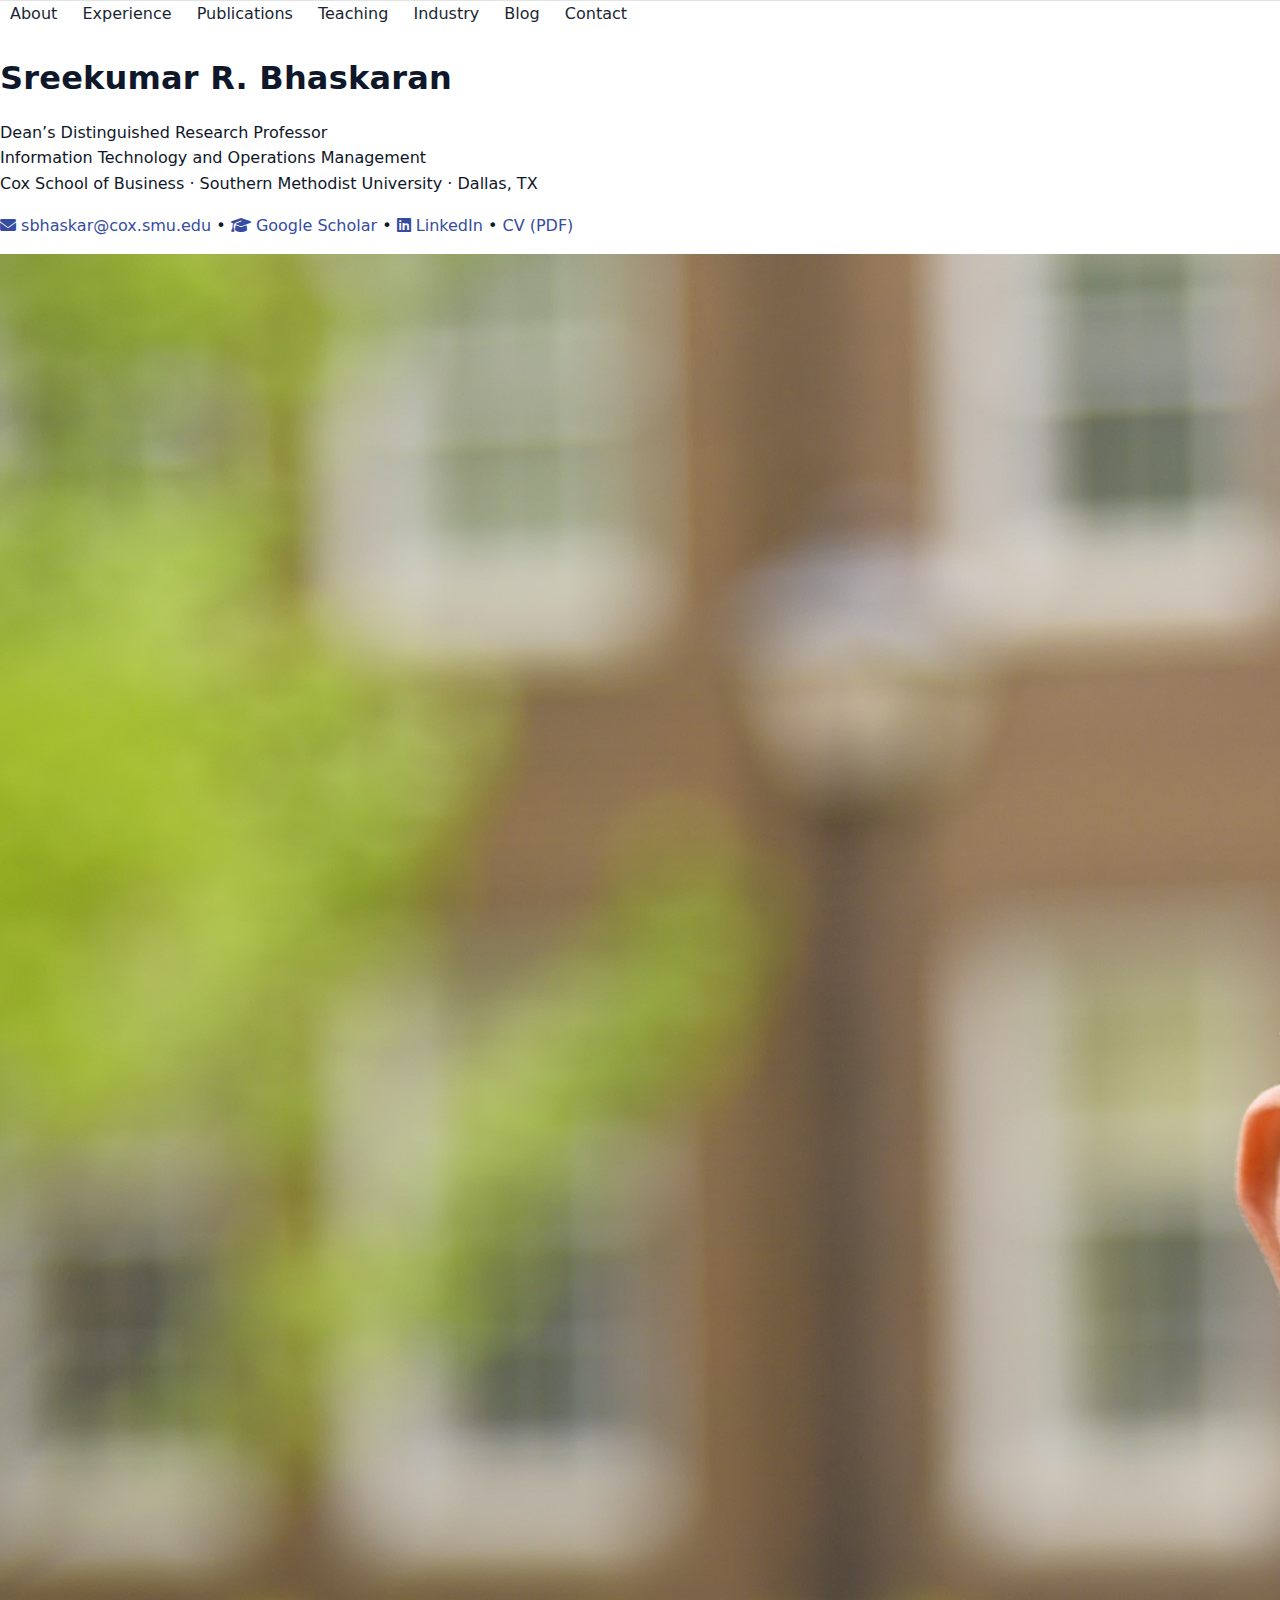
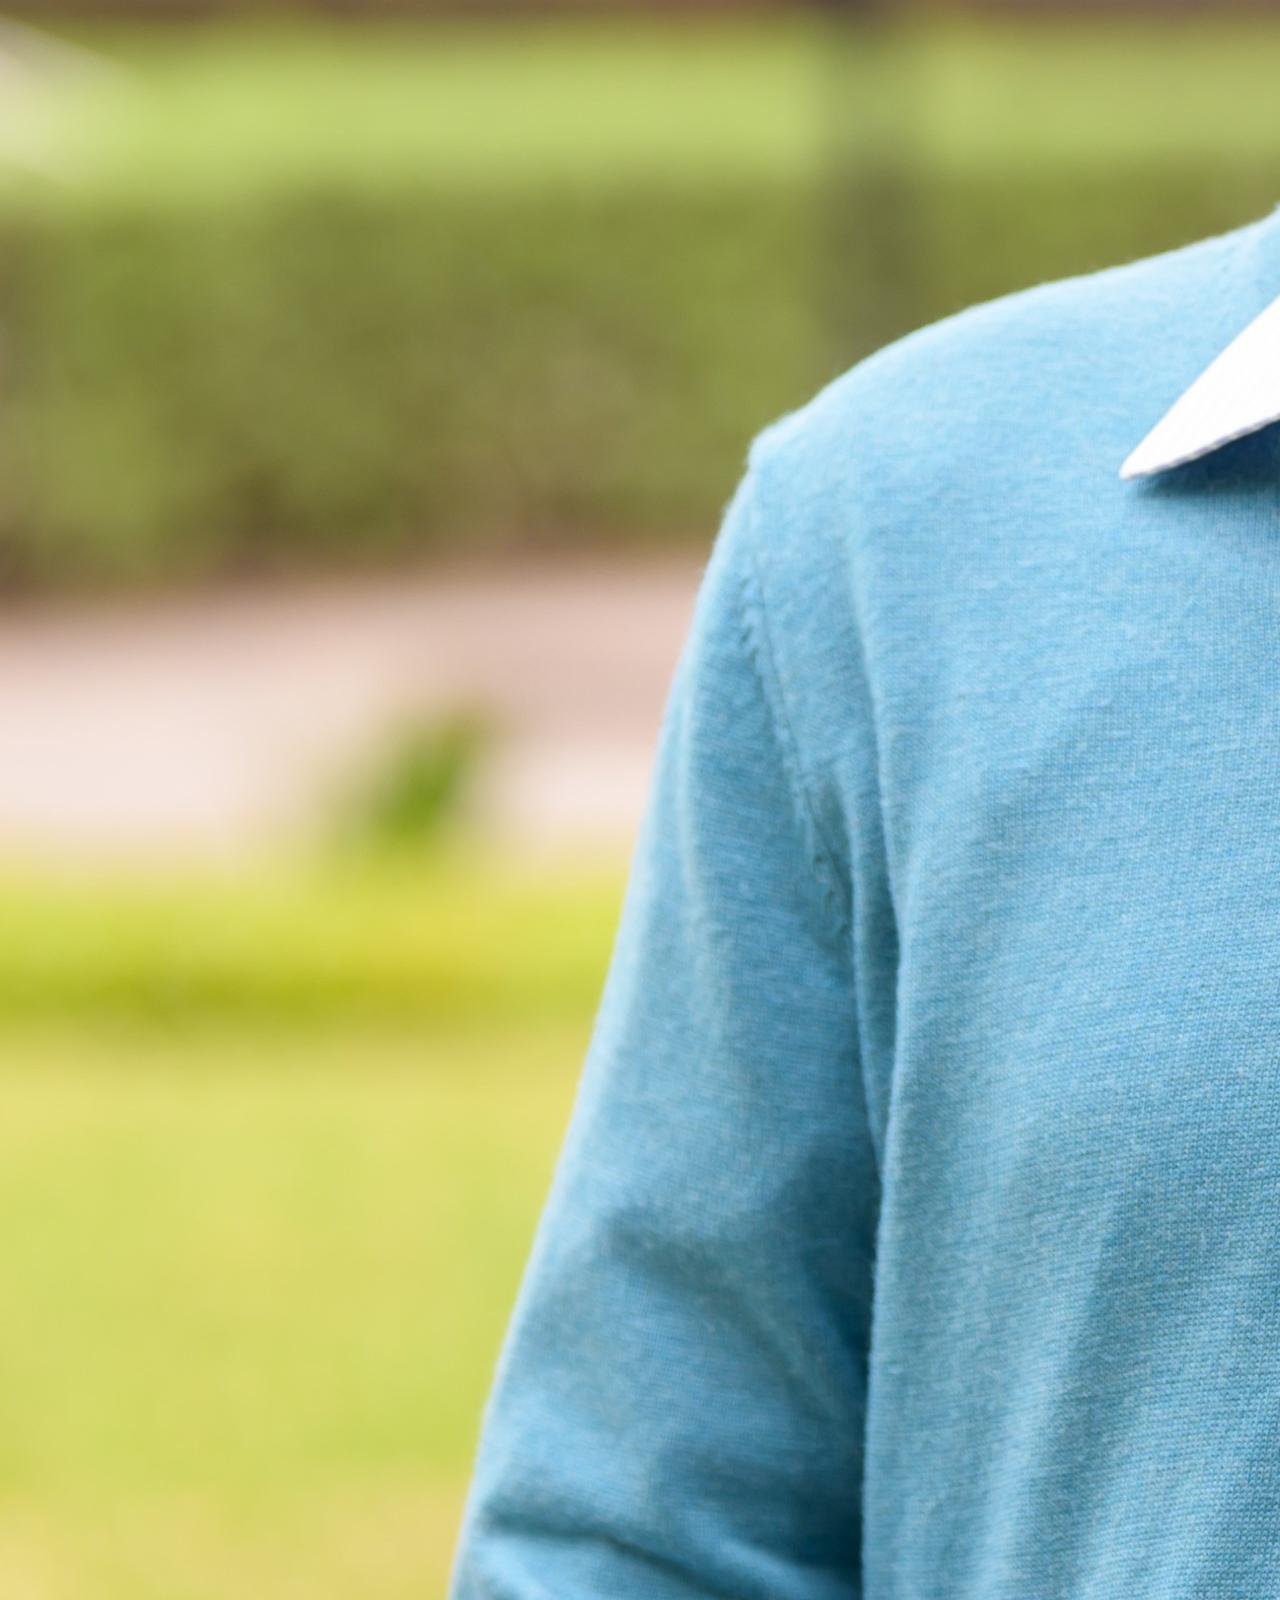
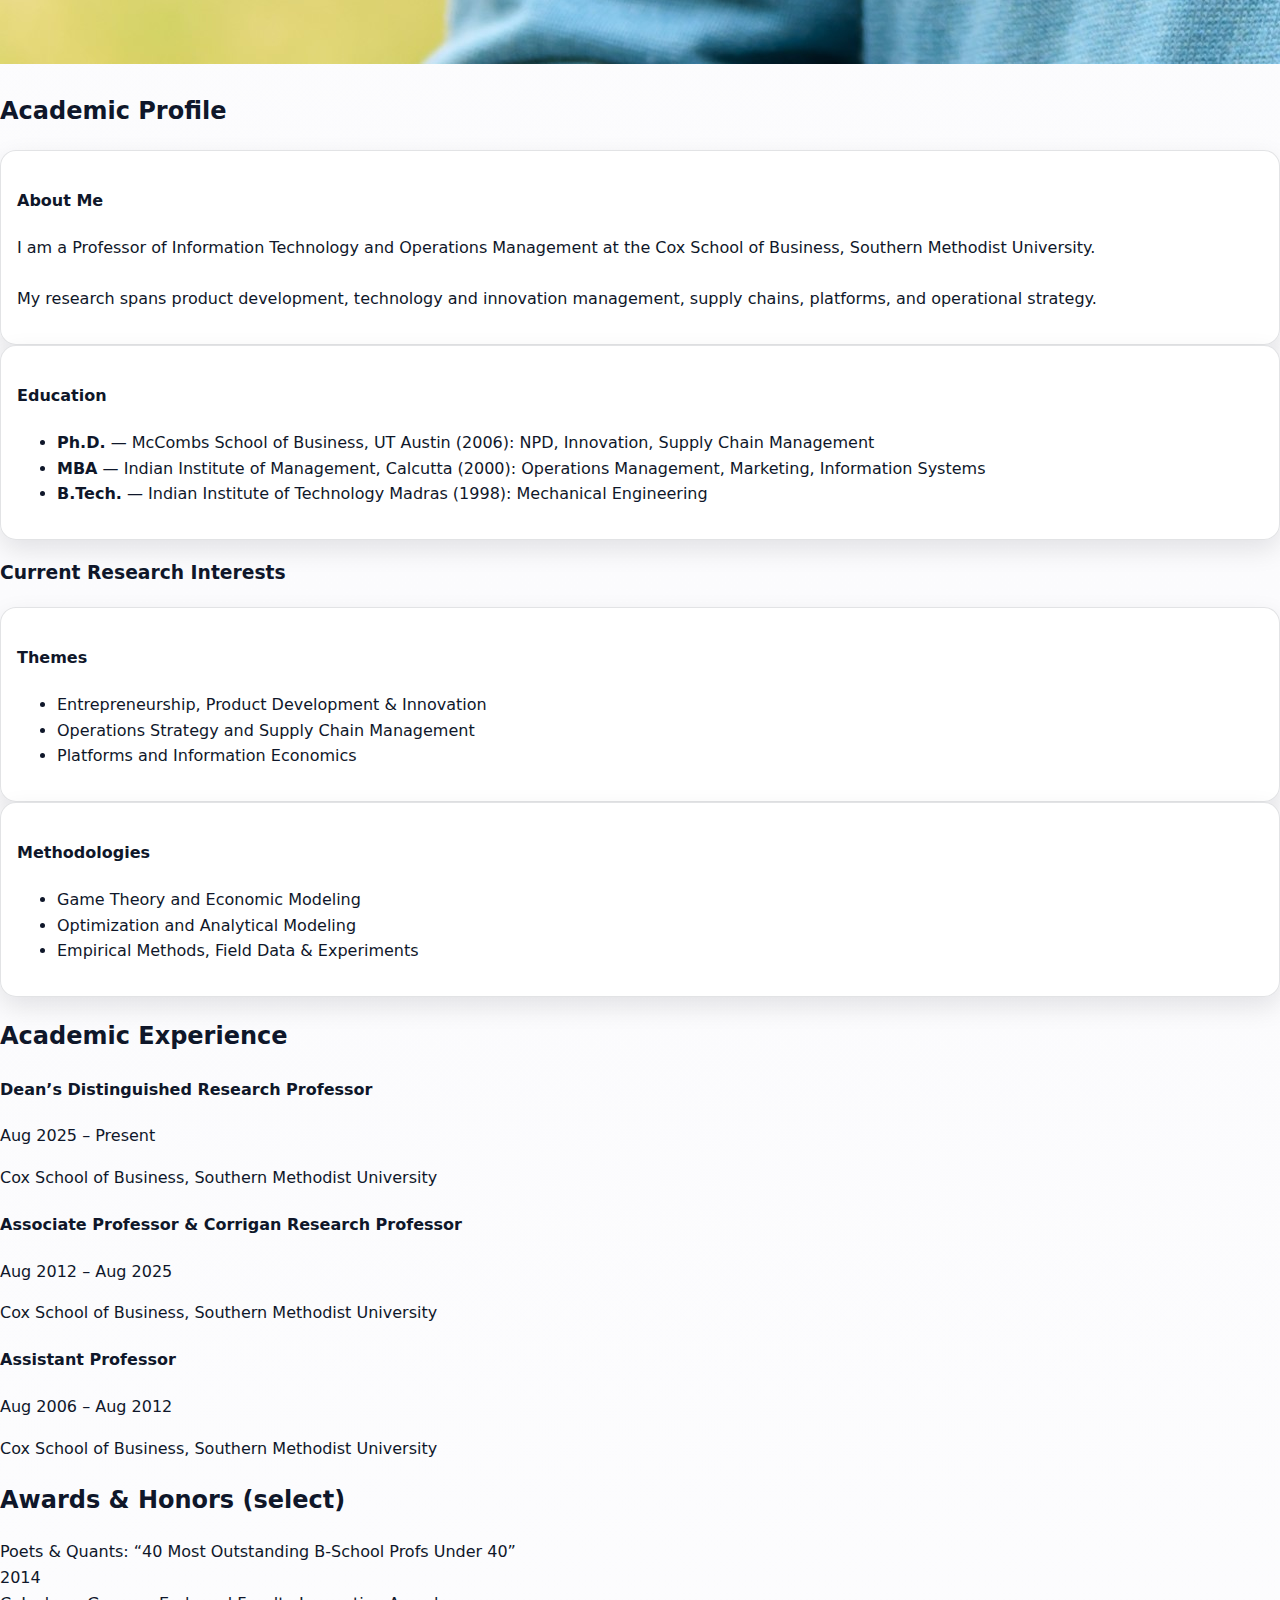
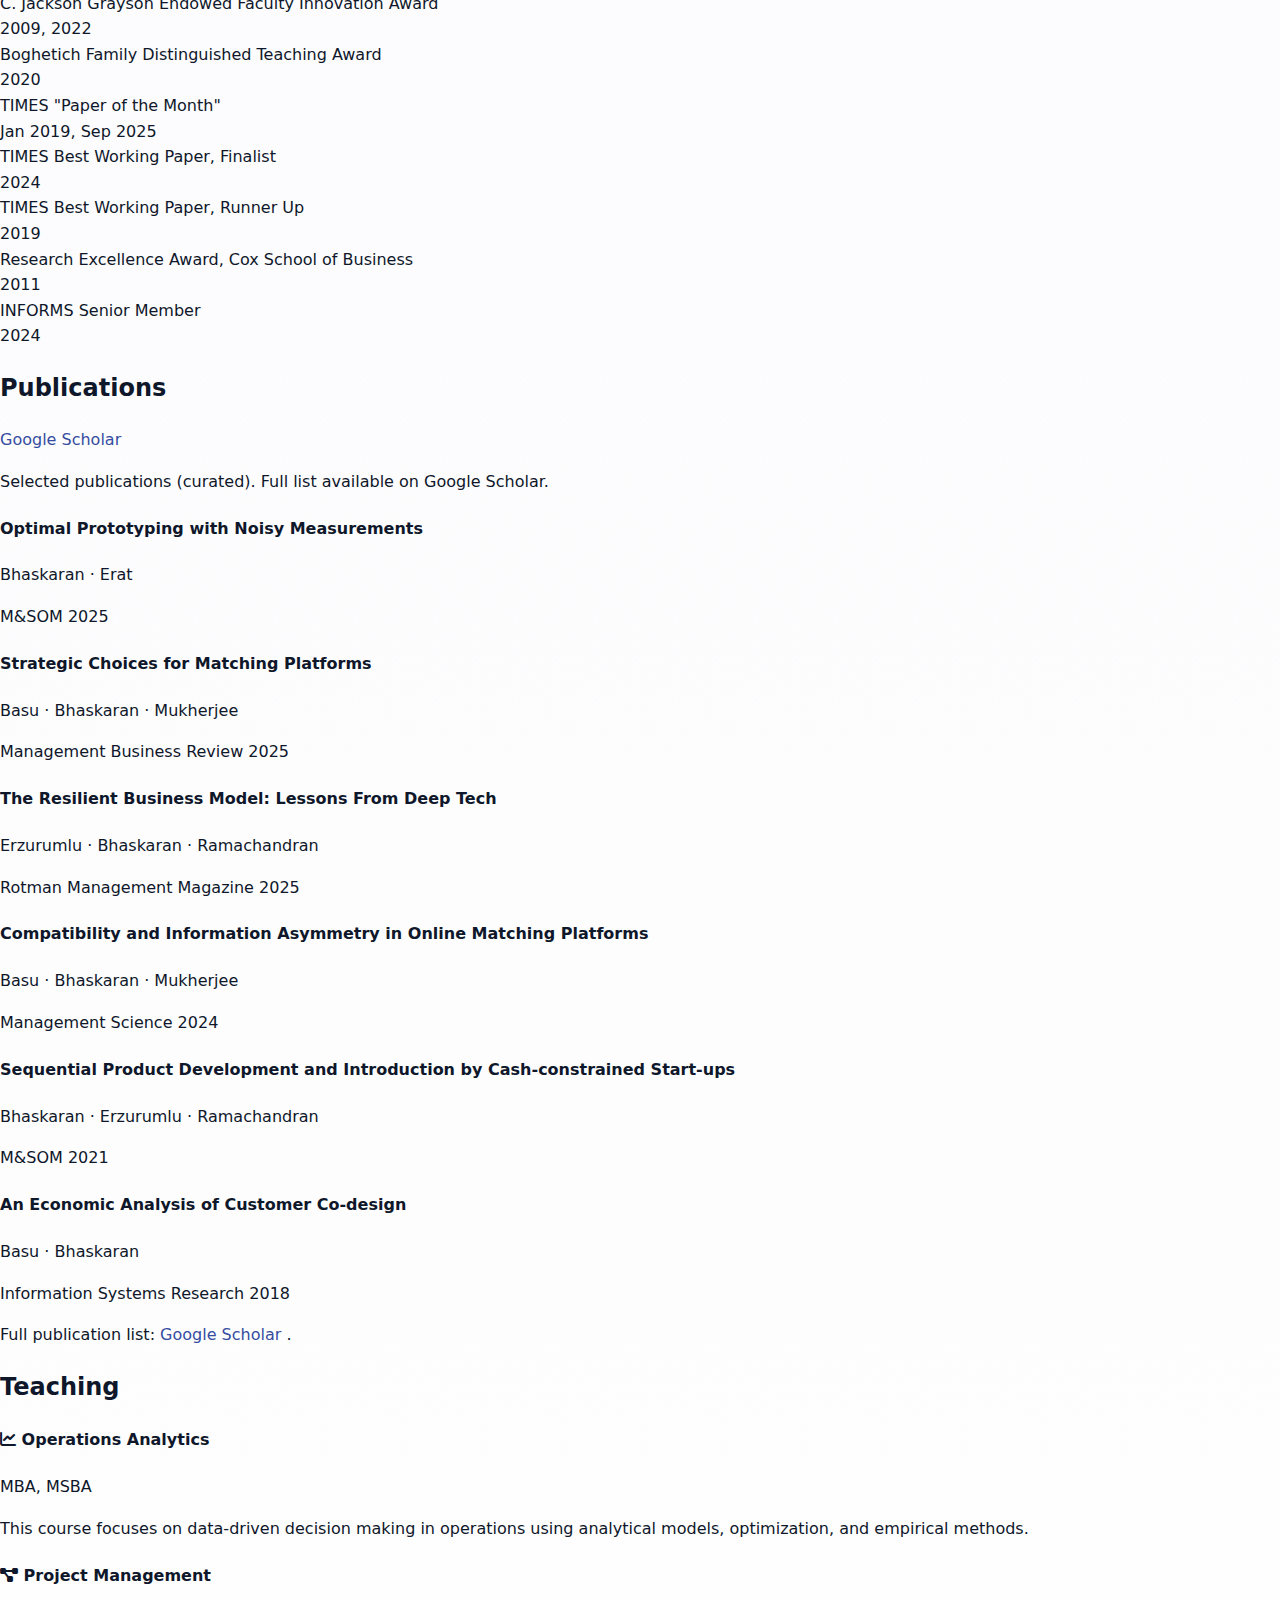
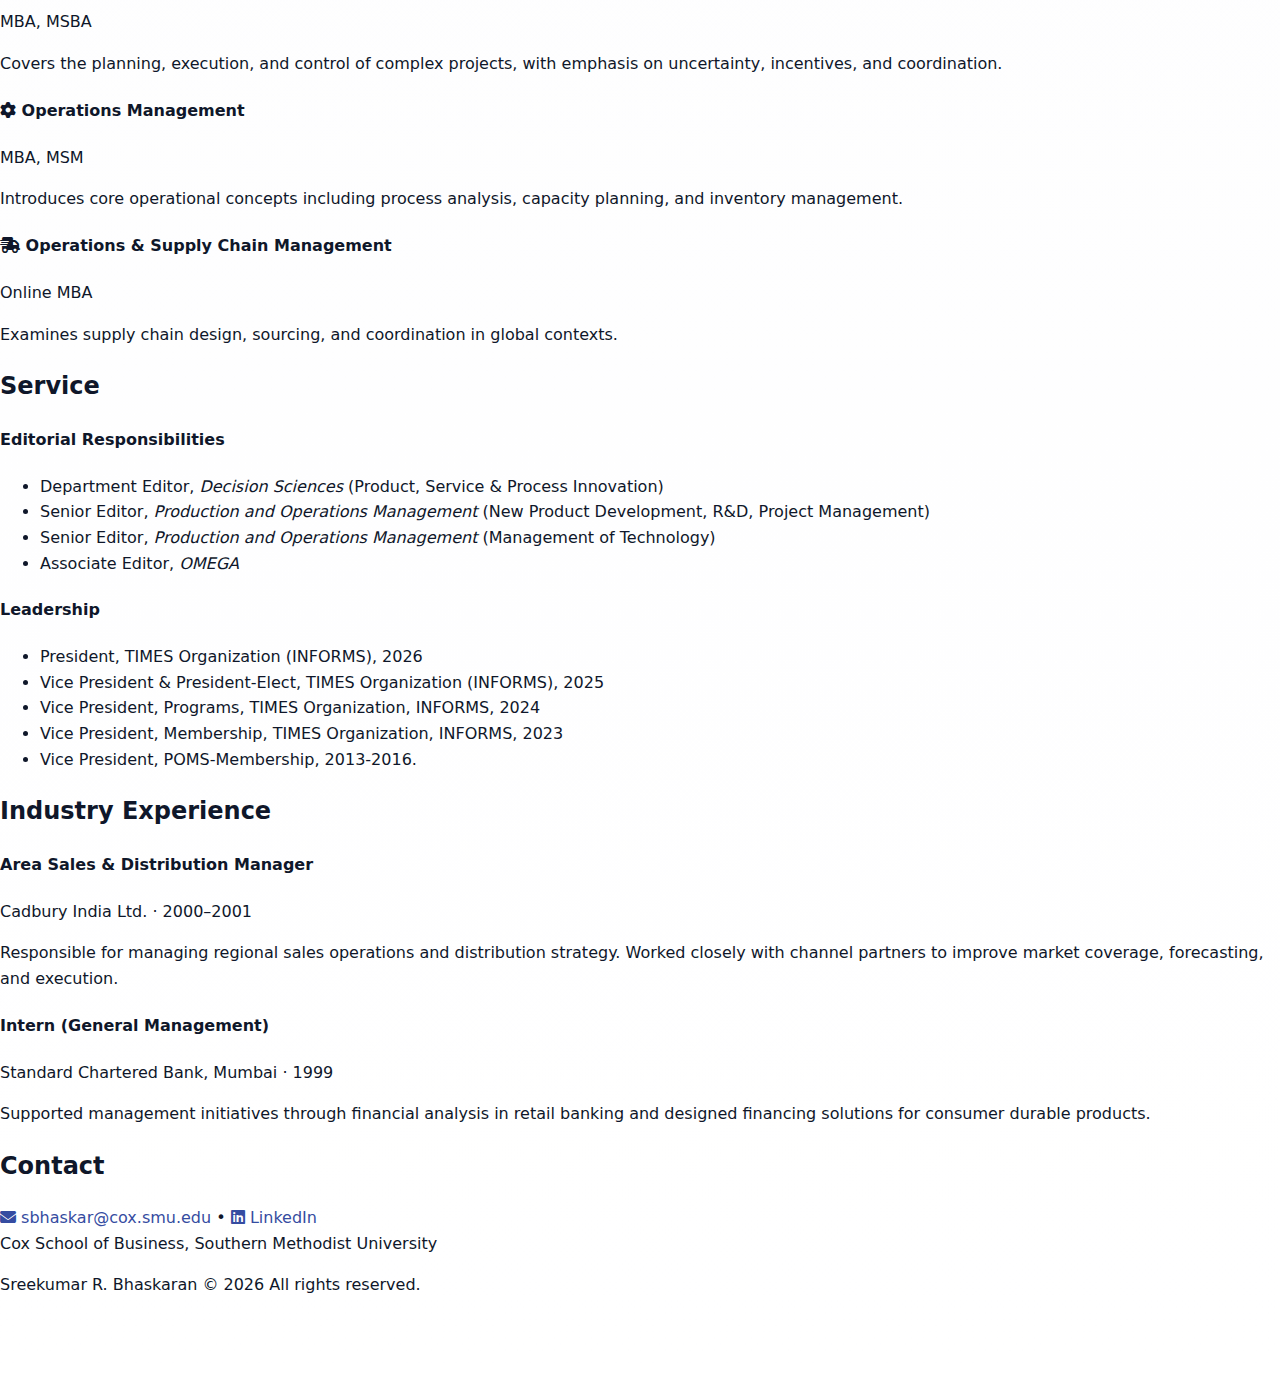
<file: index.html>
<!doctype html>
<html lang="en">
<head>
  <meta charset="utf-8" />
  <meta name="viewport" content="width=device-width,initial-scale=1" />
  <title>...</title>

  <link rel="preconnect" href="https://fonts.googleapis.com">
  <link rel="preconnect" href="https://fonts.gstatic.com" crossorigin>
  <link href="https://fonts.googleapis.com/css2?family=Inter:wght@300;400;500;600;700&display=swap" rel="stylesheet">
  <link rel="stylesheet" href="assets/style.css" />
  <link rel="stylesheet" href="https://cdnjs.cloudflare.com/ajax/libs/font-awesome/6.5.1/css/all.min.css" referrerpolicy="no-referrer">
</head>
<body>
  <header class="topbar">
    <div class="wrap">
      <nav class="nav">
        <a href="#about">About</a>
        <a href="#experience">Experience</a>
        <a href="#publications">Publications</a>
        <a href="#teaching">Teaching</a>
        <a href="#industry">Industry</a>
        <a href="blog.html">Blog</a>
        <a href="#contact">Contact</a>
      </nav>
    </div>
  </header>

  <main class="wrap">
    <section class="hero">
      <div class="hero-text">
        <h1>Sreekumar R. Bhaskaran</h1>
        <p class="lead">Dean’s Distinguished Research Professor <br>
          Information Technology and Operations Management<br/>
          Cox School of Business · Southern Methodist University · Dallas, TX</p>
        <p class="links">
          <a href="mailto:sbhaskar@cox.smu.edu">
          <i class="fa-solid fa-envelope"></i> sbhaskar@cox.smu.edu</a>
          <span class="dot">•</span>
          
          <a href="https://scholar.google.com/citations?user=XXXX"
          target="_blank" rel="noopener noreferrer">
          <i class="fa-solid fa-graduation-cap"></i> Google Scholar</a>
          <span class="dot">•</span>
          
          <a href="https://www.linkedin.com/in/sreekumar-bhaskaran-b00a781/"
          target="_blank" rel="noopener noreferrer">
          <i class="fa-brands fa-linkedin"></i> LinkedIn</a>

          <span class="dot">•</span>
          <a href="assets/CV_SreeBhaskaran.pdf" download>CV (PDF)</a>
        </p>
      </div>

      <div class="hero-photo">
        <img src="assets/Sree-4-edit.jpg" alt="Sreekumar R. Bhaskaran">
      </div>
   
  </section>

 <section id="about" class="block">
  <h2>Academic Profile</h2>

  <!-- Row 1: About + Education -->
  <div class="cards-2 cards-top">
    <div class="card soft soft-blue">
      <h4>About Me</h4>
      <p>
        I am a Professor of Information Technology and Operations Management at the Cox School of Business,
        Southern Methodist University. <br> <br>
        My research spans product development, technology and innovation management, supply chains, platforms, and operational strategy.
      </p>
    </div>

    <div class="card soft soft-sand">
      <h4>Education</h4>
      <ul class="clean-list edu-list">
        <li>
         <strong>Ph.D.</strong> — McCombs School of Business, UT Austin (2006):
        <span class="edu-sub"> NPD, Innovation, Supply Chain Management</span>

        </li>
        <li>
          <strong>MBA</strong> — Indian Institute of Management, Calcutta (2000):
          <span class="edu-sub">Operations Management, Marketing, Information Systems</span>
        </li>
        <li>
          <strong>B.Tech.</strong> — Indian Institute of Technology Madras (1998):
          <span class="edu-sub"> Mechanical Engineering</span>
        </li>
      </ul>
    </div>
  </div> <!-- ✅ IMPORTANT: closes Row 1 -->

  <!-- Row 2: Research Interests (separate, below) -->
  <h3 class="section-subhead">Current Research Interests</h3>

  <div class="cards-2 cards-bottom">
    <div class="card soft soft-rose">
      <h4>Themes</h4>
      <ul>
        <li>Entrepreneurship, Product Development &amp; Innovation</li>
        <li>Operations Strategy and Supply Chain Management</li>
        <li>Platforms and Information Economics</li>
      </ul>
    </div>

    <div class="card soft soft-lav">
      <h4>Methodologies</h4>
      <ul>
        <li>Game Theory and Economic Modeling</li>
        <li>Optimization and Analytical Modeling</li>
        <li>Empirical Methods, Field Data &amp; Experiments</li>
        </ul>
    </div>
  </div> <!-- ✅ closes Row 2 -->
</section>
  
  <section id="experience" class="block">
  <h2>Academic Experience</h2>

  <div class="exp-grid">
    <div class="exp-card soft soft-blue">
      <h4>Dean’s Distinguished Research Professor</h4>
      <p class="meta">Aug 2025 – Present</p>
      <p class="meta">Cox School of Business, Southern Methodist University</p>
    </div>

    <div class="exp-card soft soft-sand">
      <h4>Associate Professor &amp; Corrigan Research Professor</h4>
      <p class="meta">Aug 2012 – Aug 2025</p>
      <p class="meta">Cox School of Business, Southern Methodist University</p>
    </div>

    <div class="exp-card soft soft-rose">
      <h4>Assistant Professor</h4>
      <p class="meta">Aug 2006 – Aug 2012</p>
      <p class="meta">Cox School of Business, Southern Methodist University</p>
    </div>
  </div>
</section>

<section id="awards" class="block">
  <h2>Awards &amp; Honors (select)</h2>

  <div class="cards-2 awards-grid">

    <div class="award-card soft soft-sand">
      <div class="award-row">
        <div class="award-title">
          Poets &amp; Quants: “40 Most Outstanding B-School Profs Under 40”
        </div>
        <div class="award-year">2014</div>
      </div>
    </div>

    <div class="award-card soft soft-blue">
      <div class="award-row">
        <div class="award-title">
          C. Jackson Grayson Endowed Faculty Innovation Award
        </div>
        <div class="award-year">2009, 2022</div>
      </div>
    </div>

    <div class="award-card soft soft-rose">
      <div class="award-row">
        <div class="award-title">
          Boghetich Family Distinguished Teaching Award
        </div>
        <div class="award-year">2020</div>
      </div>
    </div>

    <div class="award-card soft soft-rose">
      <div class="award-row">
        <div class="award-title">
          TIMES "Paper of the Month"
        </div>
        <div class="award-year">Jan 2019, Sep 2025</div>
      </div>
    </div>

    <div class="award-card soft soft-rose">
      <div class="award-row">
        <div class="award-title">
          TIMES Best Working Paper, Finalist
        </div>
        <div class="award-year">2024</div>
      </div>
    </div>

    <div class="award-card soft soft-rose">
      <div class="award-row">
        <div class="award-title">
          TIMES Best Working Paper, Runner Up
        </div>
        <div class="award-year">2019</div>
      </div>
    </div>

     <div class="award-card soft soft-rose">
      <div class="award-row">
        <div class="award-title">
          Research Excellence Award, Cox School of Business
        </div>
        <div class="award-year">2011</div>
      </div>
    </div>

    <div class="award-card soft soft-lav">
      <div class="award-row">
        <div class="award-title">
          INFORMS Senior Member
        </div>
        <div class="award-year">2024</div>
      </div>
    </div>

  </div>
</section>


</section>
<section id="publications" class="block">
  <div class="section-head">
    <h2>Publications</h2>
    <a class="btn-scholar"
       href="https://scholar.google.com/citations?user=XXXX"
       target="_blank" rel="noopener noreferrer">
      Google Scholar
    </a>
  </div>

  <p class="meta">Selected publications (curated). Full list available on Google Scholar.</p>

  <div class="pub-grid">
    <div class="pub-card soft soft-sand">
      <h4>Optimal Prototyping with Noisy Measurements</h4>
      <p class="pub-authors">Bhaskaran · Erat</p>
      <div class="pub-meta">
        <span class="pub-venue">M&amp;SOM</span>
        <span class="pub-year">2025</span>
      </div>
    </div>

    <div class="pub-card soft soft-blue">
      <h4>Strategic Choices for Matching Platforms</h4>
      <p class="pub-authors">Basu · Bhaskaran · Mukherjee</p>
      <div class="pub-meta">
        <span class="pub-venue">Management Business Review</span>
        <span class="pub-year">2025</span>
      </div>
    </div>

    <div class="pub-card soft soft-rose">
      <h4>The Resilient Business Model: Lessons From Deep Tech</h4>
      <p class="pub-authors">Erzurumlu · Bhaskaran · Ramachandran</p>
      <div class="pub-meta">
        <span class="pub-venue">Rotman Management Magazine</span>
        <span class="pub-year">2025</span>
      </div>
    </div>

    <div class="pub-card soft soft-lav">
      <h4>Compatibility and Information Asymmetry in Online Matching Platforms</h4>
      <p class="pub-authors">Basu · Bhaskaran · Mukherjee</p>
      <div class="pub-meta">
        <span class="pub-venue">Management Science</span>
        <span class="pub-year">2024</span>
      </div>
    </div>

    <div class="pub-card soft soft-sand">
      <h4>Sequential Product Development and Introduction by Cash-constrained Start-ups</h4>
      <p class="pub-authors">Bhaskaran · Erzurumlu · Ramachandran</p>
      <div class="pub-meta">
        <span class="pub-venue">M&amp;SOM</span>
        <span class="pub-year">2021</span>
      </div>
    </div>

    <div class="pub-card soft soft-blue">
      <h4>An Economic Analysis of Customer Co-design</h4>
      <p class="pub-authors">Basu · Bhaskaran</p>
      <div class="pub-meta">
        <span class="pub-venue">Information Systems Research</span>
        <span class="pub-year">2018</span>
      </div>
    </div>
  </div>

  <p class="fine">
    Full publication list:
    <a href="https://scholar.google.com/citations?user=XXXX" target="_blank" rel="noopener noreferrer">
      Google Scholar
    </a>.
  </p>
</section>

  <section id="teaching" class="block">
  <h2>Teaching</h2>

  <div class="cards-2 teaching-grid">

    <div class="teaching-card soft soft-blue">
      <h4><i class="fa-solid fa-chart-line"></i> Operations Analytics</h4>
      <p class="meta">MBA, MSBA</p>
      <p>
        This course focuses on data-driven decision making in operations using
        analytical models, optimization, and empirical methods.
      </p>
    </div>

    <div class="teaching-card soft soft-sand">
      <h4><i class="fa-solid fa-diagram-project"></i> Project Management</h4>
      <p class="meta">MBA, MSBA</p>
      <p>
        Covers the planning, execution, and control of complex projects, with
        emphasis on uncertainty, incentives, and coordination.
      </p>
    </div>

    <div class="teaching-card soft soft-rose">
      <h4><i class="fa-solid fa-gear"></i> Operations Management</h4>
      <p class="meta">MBA, MSM</p>
      <p>
        Introduces core operational concepts including process analysis,
        capacity planning, and inventory management.
      </p>
    </div>

    <div class="teaching-card soft soft-lav">
      <h4><i class="fa-solid fa-truck-fast"></i> Operations &amp; Supply Chain Management</h4>
      <p class="meta">Online MBA</p>
      <p>
        Examines supply chain design, sourcing, and coordination in global
        contexts.
      </p>
    </div>

  </div>
</section>

    <section id="service" class="block">
  <h2>Service</h2>

  <div class="cards-2 service-grid">
    <!-- Editorial -->
    <div class="service-card soft soft-sand">
      <h4>Editorial Responsibilities</h4>
      <ul class="service-list">
        <li>Department Editor, <em>Decision Sciences</em> (Product, Service &amp; Process Innovation)</li>
        <li>Senior Editor, <em>Production and Operations Management</em> (New Product Development, R&amp;D, Project Management)</li>
        <li>Senior Editor, <em>Production and Operations Management</em> (Management of Technology)</li>
        <li>Associate Editor, <em>OMEGA</em></li>
      </ul>
    </div>

    <!-- Leadership -->
    <div class="service-card soft soft-blue">
      <h4>Leadership</h4>
      <ul class="service-list">
        <li>President, TIMES Organization (INFORMS), 2026</li>
        <li>Vice President &amp; President-Elect, TIMES Organization (INFORMS), 2025</li>
        <li>Vice President, Programs, TIMES Organization, INFORMS, 2024</li>
        <li>Vice President, Membership, TIMES Organization, INFORMS, 2023</li>
        <li>Vice President, POMS-Membership, 2013-2016.</li>
      </ul>
    </div>
  </div>
</section>

<section id="industry" class="block">
  <h2>Industry Experience</h2>

  <div class="cards-2 industry-grid">

    <div class="industry-card soft soft-blue">
      <h4>Area Sales &amp; Distribution Manager</h4>
      <p class="meta">Cadbury India Ltd. · 2000–2001</p>
      <p>
        Responsible for managing regional sales operations and distribution strategy.
        Worked closely with channel partners to improve market coverage, forecasting,
        and execution.
      </p>
    </div>

    <div class="industry-card soft soft-sand">
      <h4>Intern (General Management)</h4>
      <p class="meta">Standard Chartered Bank, Mumbai · 1999</p>
      <p>
        Supported management initiatives through financial analysis in retail banking 
        and designed financing solutions for consumer durable products.
      </p>
    </div>

  </div>
</section>

    
    <section id="contact" class="block">
      <h2>Contact</h2>
       <p class="links">
        <a href="mailto:sbhaskar@cox.smu.edu">
        <i class="fa-solid fa-envelope"></i> sbhaskar@cox.smu.edu</a>
        <span class="dot">•</span>
        <a href="https://www.linkedin.com/in/sreekumar-bhaskaran-b00a781/"
        target="_blank" rel="noopener noreferrer">
        <i class="fa-brands fa-linkedin"></i> LinkedIn</a><br>
        Cox School of Business, Southern Methodist University
      </p>
      <p class="fine">Sreekumar R. Bhaskaran © <span id="year"></span> All rights reserved.</p>
    </section>
  </main>

  <script src="assets/script.js"></script>
</body>
</html>
</file>
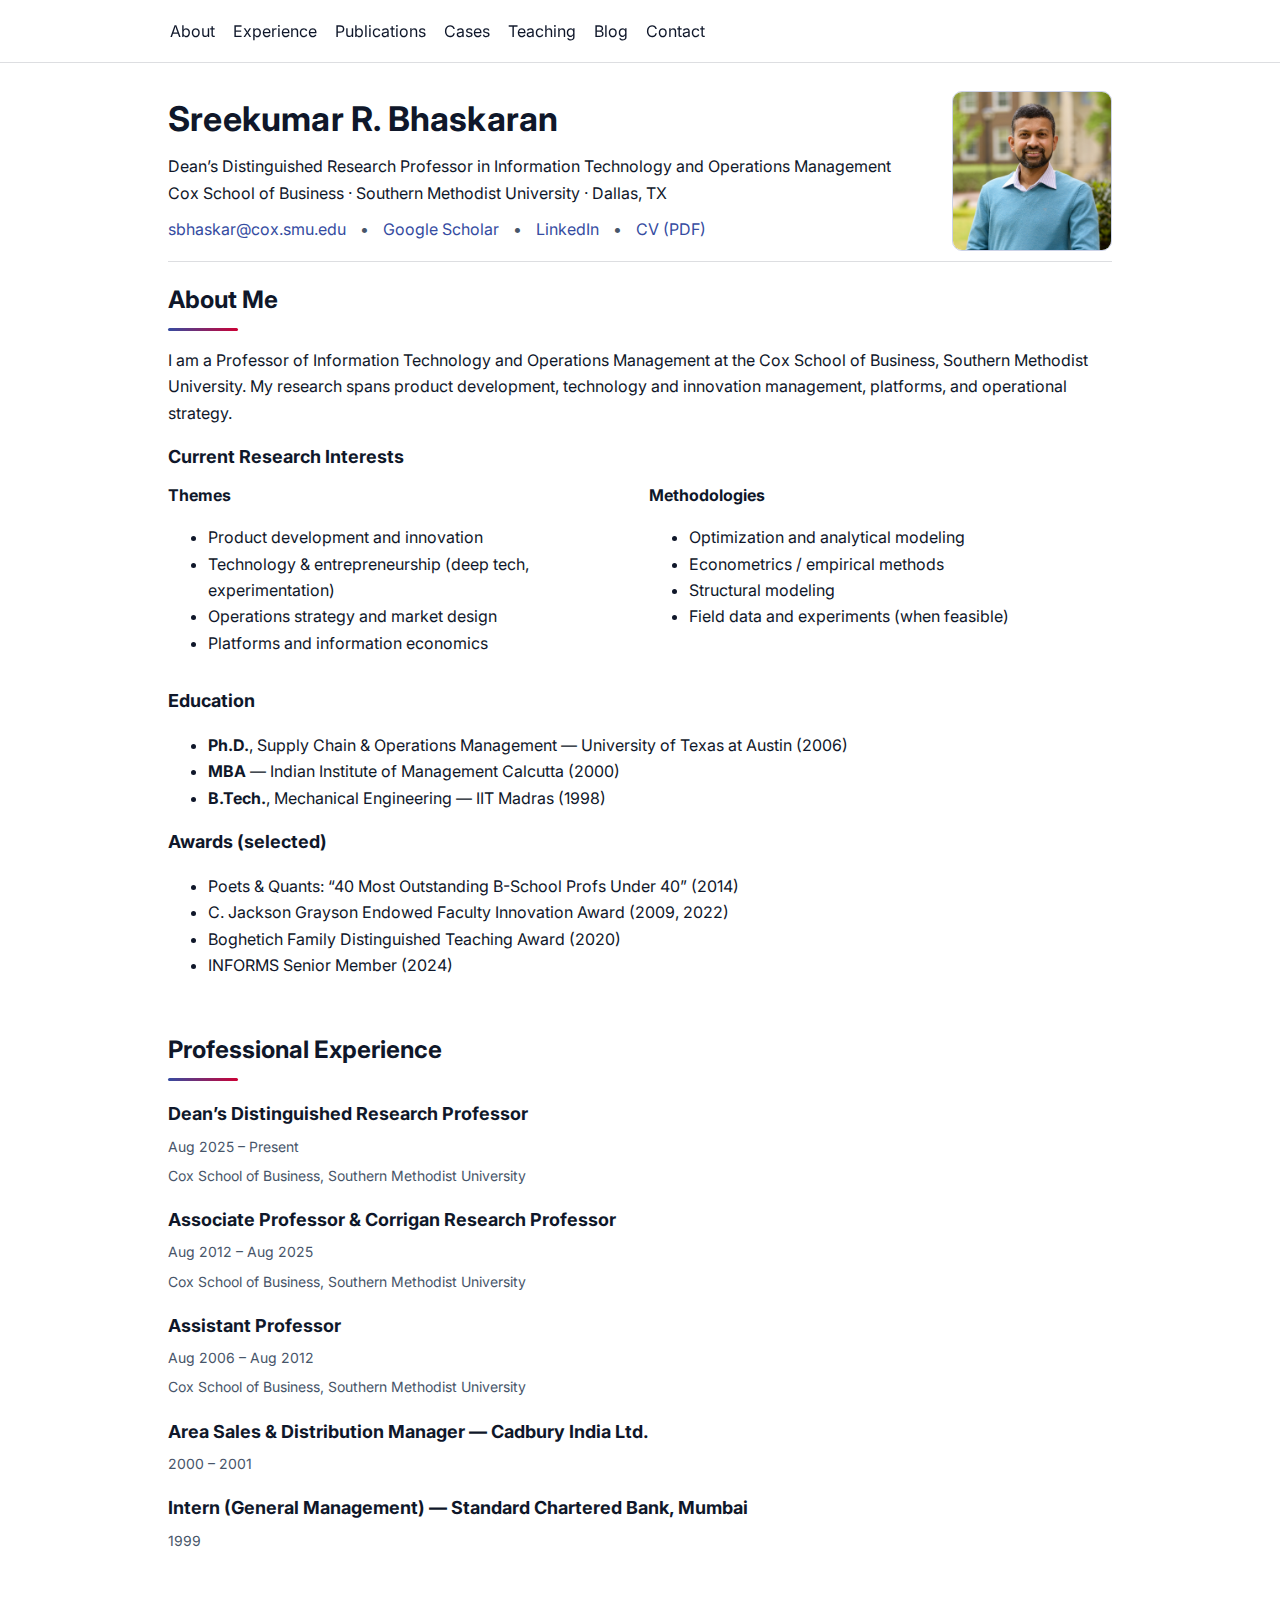
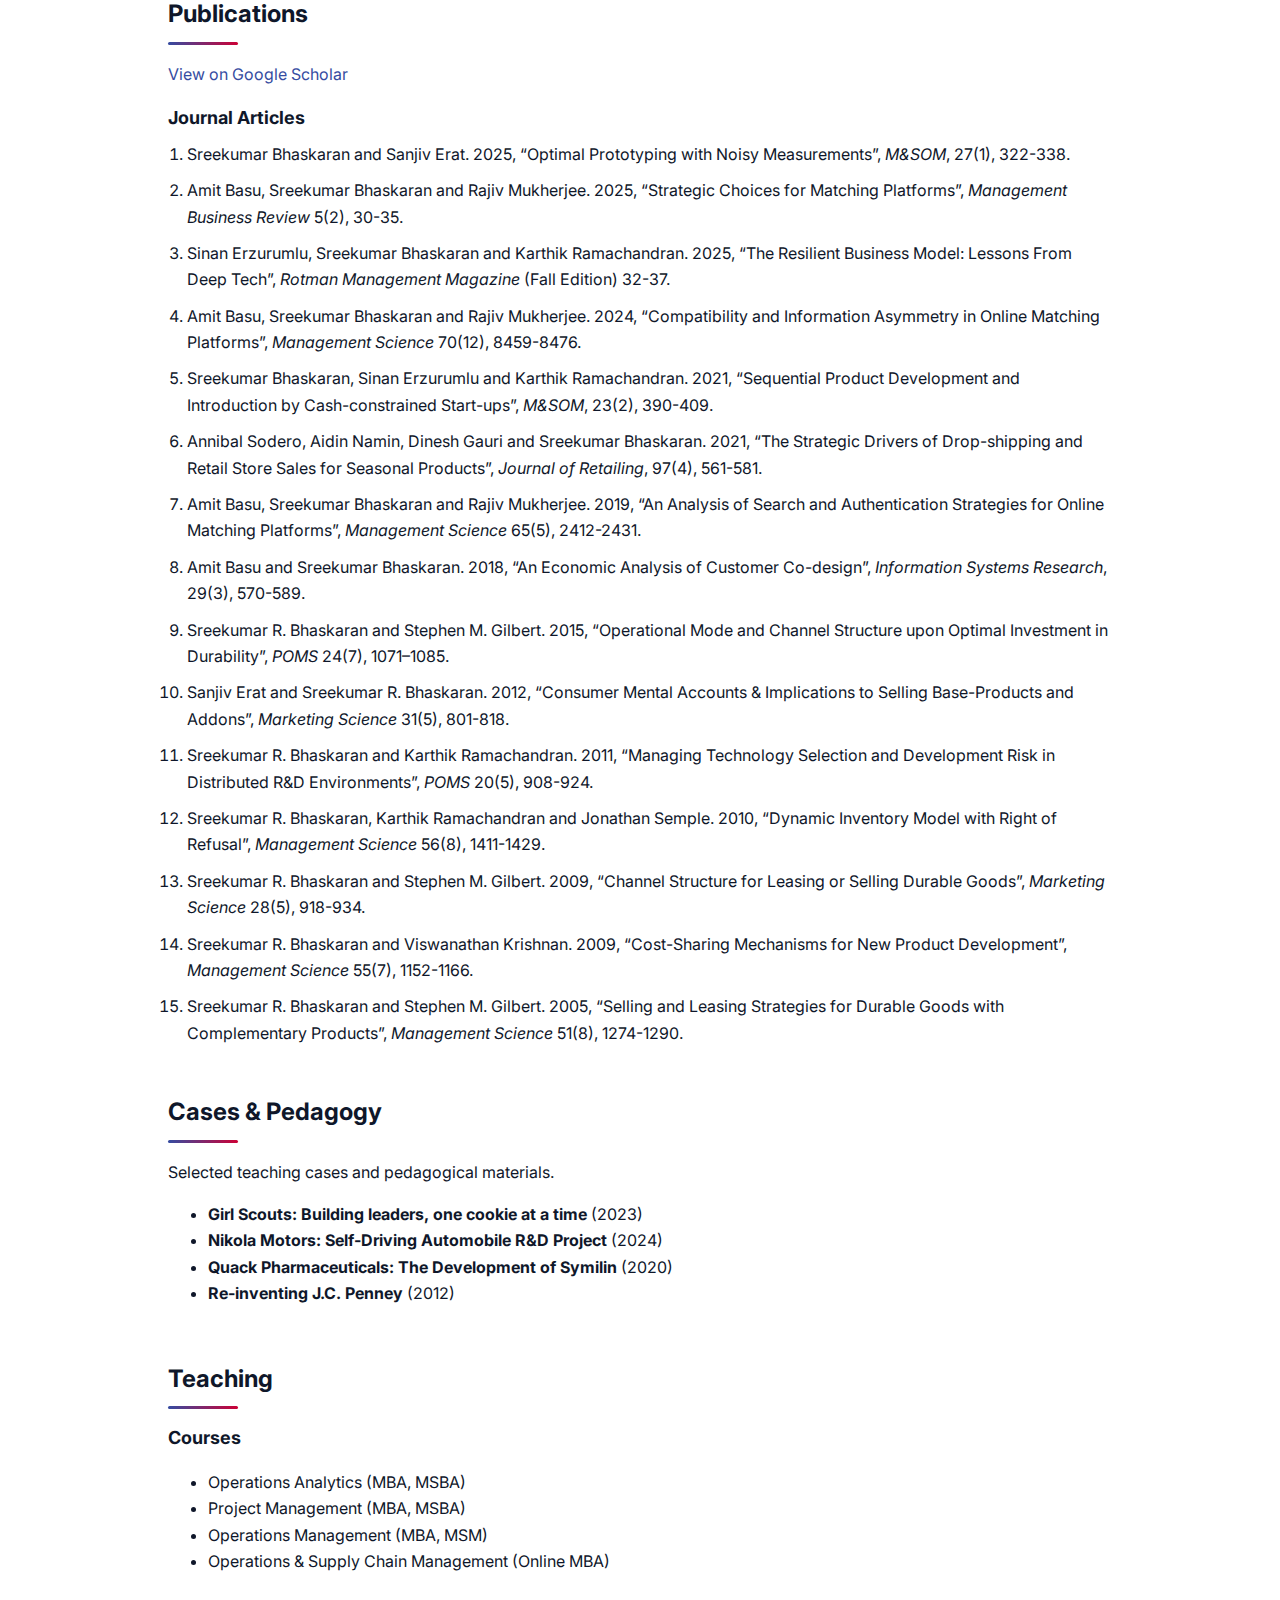
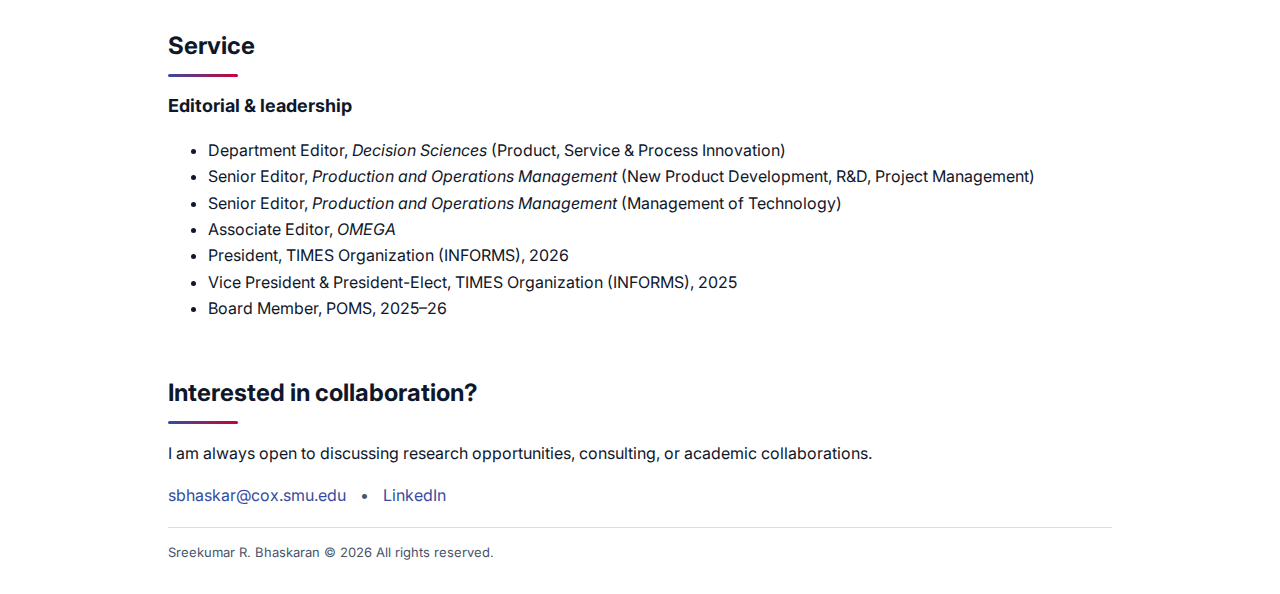
<file: v2/index.html>
<!doctype html>
<html lang="en">
<head>
  <meta charset="utf-8" />
  <meta name="viewport" content="width=device-width,initial-scale=1" />
  <title>...</title>

  <link rel="preconnect" href="https://fonts.googleapis.com">
  <link rel="preconnect" href="https://fonts.gstatic.com" crossorigin>
  <link href="https://fonts.googleapis.com/css2?family=Inter:wght@300;400;500;600;700&display=swap" rel="stylesheet">

  <link rel="stylesheet" href="assets/style.css" />
</head>
<body>
  <header class="topbar">
    <div class="wrap">
      <nav class="nav">
        <a href="#about">About</a>
        <a href="#experience">Experience</a>
        <a href="#publications">Publications</a>
        <a href="#cases">Cases</a>
        <a href="#teaching">Teaching</a>
        <a href="blog.html">Blog</a>
        <a href="#contact">Contact</a>
      </nav>
    </div>
  </header>

  <main class="wrap">
    <section class="hero">
      <div class="hero-text">
        <h1>Sreekumar R. Bhaskaran</h1>
        <p class="lead">Dean’s Distinguished Research Professor in Information Technology and Operations Management<br/>
          Cox School of Business · Southern Methodist University · Dallas, TX</p>
        <p class="links">
          <a href="mailto:sbhaskar@cox.smu.edu">sbhaskar@cox.smu.edu</a>
          <span class="dot">•</span>
          <a href="https://scholar.google.com/citations?user=XXXX">Google Scholar</a>
          <span class="dot">•</span>
          <a href="https://www.linkedin.com/in/sreekumar-bhaskaran-b00a781/">LinkedIn</a>
          <span class="dot">•</span>
          <a href="assets/CV_SreeBhaskaran.pdf" download>CV (PDF)</a>
        </p>
      </div>

      <div class="hero-photo">
        <img src="assets/Sree-4-edit.jpg" alt="Sreekumar R. Bhaskaran">
      </div>
    </section>

    <section id="about" class="block">
      <h2>About Me</h2>
      <p>
        I am a Professor of Information Technology and Operations Management at the Cox School of Business, Southern Methodist University.
        My research spans product development, technology and innovation management, platforms, and operational strategy.
      </p>

      <h3>Current Research Interests</h3>
      <div class="twocol">
        <div>
          <h4>Themes</h4>
          <ul>
            <li>Product development and innovation</li>
            <li>Technology &amp; entrepreneurship (deep tech, experimentation)</li>
            <li>Operations strategy and market design</li>
            <li>Platforms and information economics</li>
          </ul>
        </div>
        <div>
          <h4>Methodologies</h4>
          <ul>
            <li>Optimization and analytical modeling</li>
            <li>Econometrics / empirical methods</li>
            <li>Structural modeling</li>
            <li>Field data and experiments (when feasible)</li>
          </ul>
        </div>
      </div>

      <h3>Education</h3>
      <ul>
        <li><strong>Ph.D.</strong>, Supply Chain &amp; Operations Management — University of Texas at Austin (2006)</li>
        <li><strong>MBA</strong> — Indian Institute of Management Calcutta (2000)</li>
        <li><strong>B.Tech.</strong>, Mechanical Engineering — IIT Madras (1998)</li>
      </ul>

      <h3>Awards (selected)</h3>
      <ul>
        <li>Poets &amp; Quants: “40 Most Outstanding B-School Profs Under 40” (2014)</li>
        <li>C. Jackson Grayson Endowed Faculty Innovation Award (2009, 2022)</li>
        <li>Boghetich Family Distinguished Teaching Award (2020)</li>
        <li>INFORMS Senior Member (2024)</li>
      </ul>
    </section>

    <section id="experience" class="block">
  <h2>Professional Experience</h2>

  <h3>Dean’s Distinguished Research Professor</h3>
  <p class="meta">Aug 2025 – Present</p>
  <p class="meta">Cox School of Business, Southern Methodist University</p>

  <h3>Associate Professor &amp; Corrigan Research Professor</h3>
  <p class="meta">Aug 2012 – Aug 2025</p>
  <p class="meta">Cox School of Business, Southern Methodist University</p>

  <h3>Assistant Professor</h3>
  <p class="meta">Aug 2006 – Aug 2012</p>
  <p class="meta">Cox School of Business, Southern Methodist University</p>

  <h3>Area Sales &amp; Distribution Manager — Cadbury India Ltd.</h3>
  <p class="meta">2000 – 2001</p>

  <h3>Intern (General Management) — Standard Chartered Bank, Mumbai</h3>
  <p class="meta">1999</p>
</section>


    <section id="publications" class="block">
      <h2>Publications</h2>
      <p><a href="https://scholar.google.com/citations?user=XXXX">View on Google Scholar</a></p>

      <h3>Journal Articles</h3>
      <ol class="pubs">
        <li>Sreekumar Bhaskaran and Sanjiv Erat. 2025, “Optimal Prototyping with Noisy Measurements”, <em>M&amp;SOM</em>, 27(1), 322-338.</li>
        <li>Amit Basu, Sreekumar Bhaskaran and Rajiv Mukherjee. 2025, “Strategic Choices for Matching Platforms”, <em>Management Business Review</em> 5(2), 30-35.</li>
        <li>Sinan Erzurumlu, Sreekumar Bhaskaran and Karthik Ramachandran. 2025, “The Resilient Business Model: Lessons From Deep Tech”, <em>Rotman Management Magazine</em> (Fall Edition) 32-37.</li>
        <li>Amit Basu, Sreekumar Bhaskaran and Rajiv Mukherjee. 2024, “Compatibility and Information Asymmetry in Online Matching Platforms”, <em>Management Science</em> 70(12), 8459-8476.</li>
        <li>Sreekumar Bhaskaran, Sinan Erzurumlu and Karthik Ramachandran. 2021, “Sequential Product Development and Introduction by Cash-constrained Start-ups”, <em>M&amp;SOM</em>, 23(2), 390-409.</li>
        <li>Annibal Sodero, Aidin Namin, Dinesh Gauri and Sreekumar Bhaskaran. 2021, “The Strategic Drivers of Drop-shipping and Retail Store Sales for Seasonal Products”, <em>Journal of Retailing</em>, 97(4), 561-581.</li>
        <li>Amit Basu, Sreekumar Bhaskaran and Rajiv Mukherjee. 2019, “An Analysis of Search and Authentication Strategies for Online Matching Platforms”, <em>Management Science</em> 65(5), 2412-2431.</li>
        <li>Amit Basu and Sreekumar Bhaskaran. 2018, “An Economic Analysis of Customer Co-design”, <em>Information Systems Research</em>, 29(3), 570-589.</li>
        <li>Sreekumar R. Bhaskaran and Stephen M. Gilbert. 2015, “Operational Mode and Channel Structure upon Optimal Investment in Durability”, <em>POMS</em> 24(7), 1071–1085.</li>
        <li>Sanjiv Erat and Sreekumar R. Bhaskaran. 2012, “Consumer Mental Accounts &amp; Implications to Selling Base-Products and Addons”, <em>Marketing Science</em> 31(5), 801-818.</li>
        <li>Sreekumar R. Bhaskaran and Karthik Ramachandran. 2011, “Managing Technology Selection and Development Risk in Distributed R&amp;D Environments”, <em>POMS</em> 20(5), 908-924.</li>
        <li>Sreekumar R. Bhaskaran, Karthik Ramachandran and Jonathan Semple. 2010, “Dynamic Inventory Model with Right of Refusal”, <em>Management Science</em> 56(8), 1411-1429.</li>
        <li>Sreekumar R. Bhaskaran and Stephen M. Gilbert. 2009, “Channel Structure for Leasing or Selling Durable Goods”, <em>Marketing Science</em> 28(5), 918-934.</li>
        <li>Sreekumar R. Bhaskaran and Viswanathan Krishnan. 2009, “Cost-Sharing Mechanisms for New Product Development”, <em>Management Science</em> 55(7), 1152-1166.</li>
        <li>Sreekumar R. Bhaskaran and Stephen M. Gilbert. 2005, “Selling and Leasing Strategies for Durable Goods with Complementary Products”, <em>Management Science</em> 51(8), 1274-1290.</li>
      </ol>
    </section>

    <section id="cases" class="block">
      <h2>Cases &amp; Pedagogy</h2>
      <p>Selected teaching cases and pedagogical materials.</p>
      <ul>
        <li><strong>Girl Scouts: Building leaders, one cookie at a time</strong> (2023)</li>
        <li><strong>Nikola Motors: Self-Driving Automobile R&amp;D Project</strong> (2024)</li>
        <li><strong>Quack Pharmaceuticals: The Development of Symilin</strong> (2020)</li>
        <li><strong>Re-inventing J.C. Penney</strong> (2012)</li>
      </ul>
    </section>

    <section id="teaching" class="block">
      <h2>Teaching</h2>

      <h3>Courses</h3>
      <ul>
        <li>Operations Analytics (MBA, MSBA)</li>
        <li>Project Management (MBA, MSBA)</li>
        <li>Operations Management (MBA, MSM)</li>
        <li>Operations &amp; Supply Chain Management (Online MBA)</li>
      </ul>
    </section>

    <section id="service" class="block">
      <h2>Service</h2>
      <h3>Editorial &amp; leadership</h3>
      <ul>
        <li>Department Editor, <em>Decision Sciences</em> (Product, Service &amp; Process Innovation)</li>
        <li>Senior Editor, <em>Production and Operations Management</em> (New Product Development, R&amp;D, Project Management)</li>
        <li>Senior Editor, <em>Production and Operations Management</em> (Management of Technology)</li>
        <li>Associate Editor, <em>OMEGA</em></li>
        <li>President, TIMES Organization (INFORMS), 2026</li>
        <li>Vice President &amp; President-Elect, TIMES Organization (INFORMS), 2025</li>
        <li>Board Member, POMS, 2025–26</li>
      </ul>
    </section>

    <section id="contact" class="block">
      <h2>Interested in collaboration?</h2>
      <p>I am always open to discussing research opportunities, consulting, or academic collaborations.</p>
      <p class="links">
        <a href="mailto:sbhaskar@cox.smu.edu">sbhaskar@cox.smu.edu</a>
        <span class="dot">•</span>
        <a href="https://www.linkedin.com/in/sreekumar-bhaskaran-b00a781/">LinkedIn</a>
      </p>
      <p class="fine">Sreekumar R. Bhaskaran © <span id="year"></span> All rights reserved.</p>
    </section>
  </main>

  <script src="assets/script.js"></script>
</body>
</html>
</file>
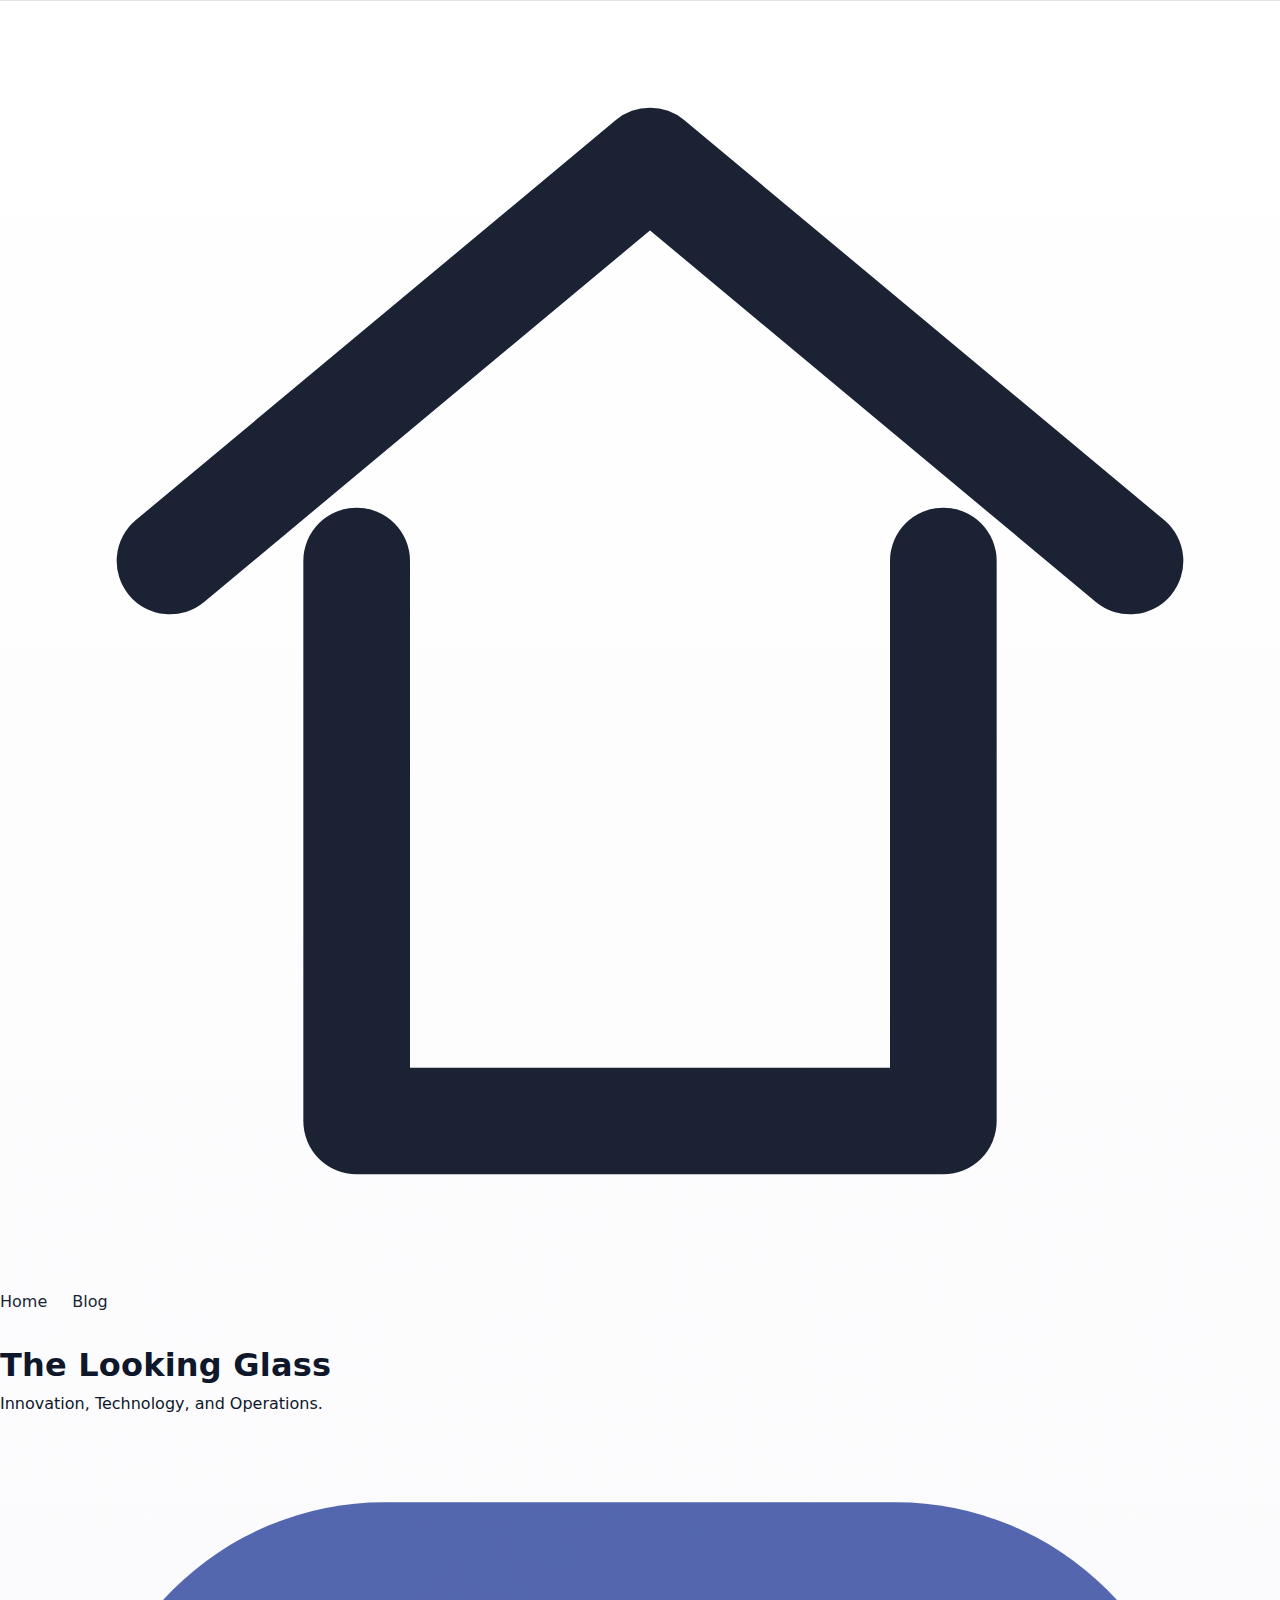
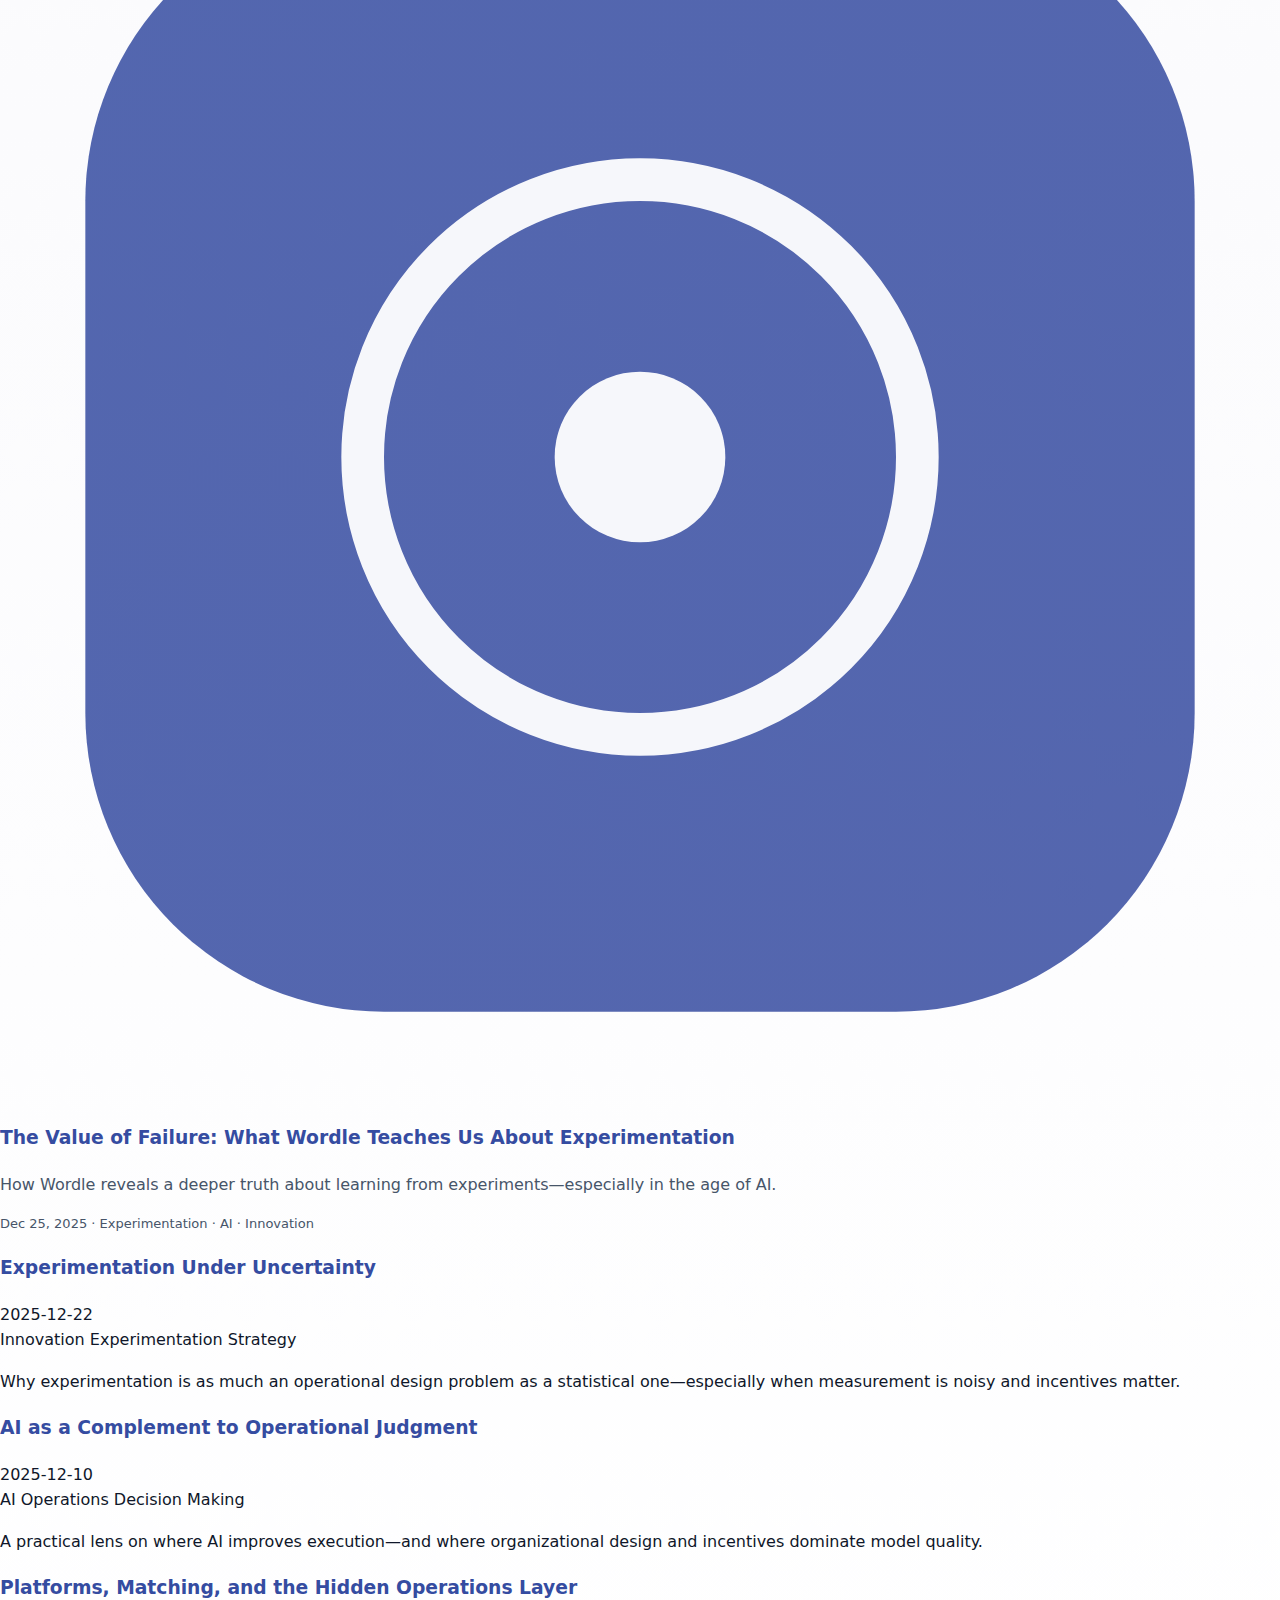
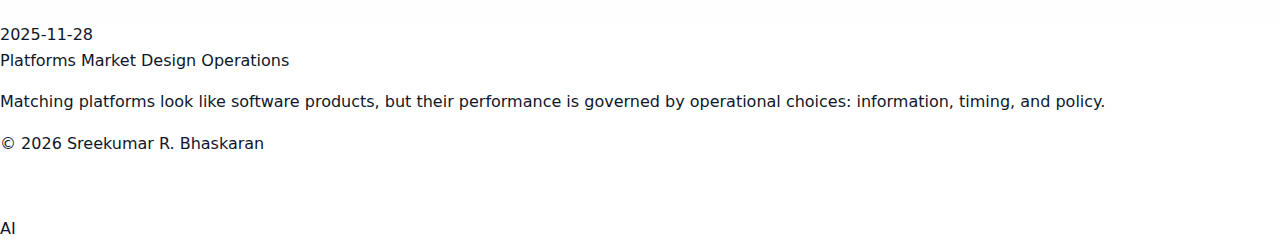
<file: blog-old.html>
<!doctype html>
<html lang="en">
<head>
  <meta charset="utf-8" />
  <meta name="viewport" content="width=device-width,initial-scale=1" />
  <title>The Looking Glass | Sreekumar R. Bhaskaran</title>
  <meta name="description" content="Blog posts on innovation, technology, and operations." />

  <!-- Font Awesome (if you’re using icons elsewhere) -->
  <link rel="preconnect" href="https://fonts.googleapis.com">
  <link rel="preconnect" href="https://fonts.gstatic.com" crossorigin>
  <link href="https://fonts.googleapis.com/css2?family=Inter:wght@300;400;500;600;700&display=swap" rel="stylesheet">
  <link rel="stylesheet" href="assets/style.css" />
  <link rel="stylesheet" href="https://cdnjs.cloudflare.com/ajax/libs/font-awesome/6.5.1/css/all.min.css" referrerpolicy="no-referrer">  <link rel="icon" type="image/svg+xml" href="assets/favicon.svg">

</head>
<body>
  <!-- Top nav (match your main site) -->
 <header class="topbar">
  <div class="wrap">
    <nav class="nav nav-blog">
      <div class="nav-right">
        <a href="./index.html" aria-label="Home">
  <span class="nav-ico" aria-hidden="true">
    <svg viewBox="0 0 24 24" fill="none">
      <path d="M3 10.5L12 3l9 7.5" stroke="currentColor" stroke-width="2" stroke-linecap="round" stroke-linejoin="round"/>
      <path d="M6.5 10.5V21h11V10.5" stroke="currentColor" stroke-width="2" stroke-linecap="round" stroke-linejoin="round"/>
    </svg>
  </span>
  <span class="nav-text">Home</span>
</a>

        <a href="./blog.html" aria-current="page">Blog</a>
      </div>
    </nav>
  </div>
</header>


  <main class="wrap">
    <section class="blog-hero">
  <div class="blog-hero-inner">

    <div class="blog-hero-text reveal">
      <h1 class="blog-title reveal-title">The Looking Glass</h1>

      <div class="blog-intro">
  <div class="blog-eyebrow reveal-sub">Innovation, Technology, and Operations.</div>
  </div>

      <div class="accent-rule"></div>
    </div>

    <!-- Large logo on the right -->
    <div class="blog-hero-mark reveal-mark" aria-hidden="true">
      <svg viewBox="0 0 120 120" fill="none">
        <defs>
          <linearGradient id="lg-big" x1="0" y1="0" x2="120" y2="120">
            <stop stop-color="var(--smu-blue)"/>
            <stop offset="1" stop-color="var(--smu-red)"/>
          </linearGradient>
        </defs>

        <!-- background tile -->
        <rect x="8" y="8" width="104" height="104" rx="28" fill="url(#lg-big)" opacity="0.85"/>

        <!-- lens motif -->
        <circle cx="60" cy="60" r="26" stroke="white" stroke-width="4" opacity=".95"/>
        <circle cx="60" cy="60" r="8" fill="white" opacity=".95"/>
      </svg>
    </div>

  </div>
</section>


 <div class="post-card">
  <h3>
    <a href="blog/posts/value-of-failure.html">
      The Value of Failure: What Wordle Teaches Us About Experimentation
    </a>
  </h3>
  <p class="muted">
    How Wordle reveals a deeper truth about learning from experiments—especially in the age of AI.
  </p>
  <p class="small muted">Dec 25, 2025 · Experimentation · AI · Innovation</p>
</div>


        
        <!-- Post item -->
        <article class="post-item">
          <div class="post-top">
            <h3 class="post-title">
              <a href="#">Experimentation Under Uncertainty</a>
            </h3>
            <div class="post-date">2025-12-22</div>
          </div>
          <div class="post-tags">
            <span class="tag">Innovation</span>
            <span class="tag">Experimentation</span>
            <span class="tag">Strategy</span>
          </div>
          <p class="post-snippet">
            Why experimentation is as much an operational design problem as a statistical one—especially when measurement is noisy and incentives matter.
          </p>
        </article>

        <article class="post-item">
          <div class="post-top">
            <h3 class="post-title">
              <a href="#">AI as a Complement to Operational Judgment</a>
            </h3>
            <div class="post-date">2025-12-10</div>
          </div>
          <div class="post-tags">
            <span class="tag">AI</span>
            <span class="tag">Operations</span>
            <span class="tag">Decision Making</span>
          </div>
          <p class="post-snippet">
            A practical lens on where AI improves execution—and where organizational design and incentives dominate model quality.
          </p>
        </article>

        <article class="post-item">
          <div class="post-top">
            <h3 class="post-title">
              <a href="#">Platforms, Matching, and the Hidden Operations Layer</a>
            </h3>
            <div class="post-date">2025-11-28</div>
          </div>
          <div class="post-tags">
            <span class="tag">Platforms</span>
            <span class="tag">Market Design</span>
            <span class="tag">Operations</span>
          </div>
          <p class="post-snippet">
            Matching platforms look like software products, but their performance is governed by operational choices: information, timing, and policy.
          </p>
        </article>

      </div>

      <footer class="fine">
        © <span id="year"></span> Sreekumar R. Bhaskaran
      </footer>
    </section>
  </main>
<span class="tag tag-red">AI</span>

  <script src="assets/script.js"></script>
</body>
</html>
</file>
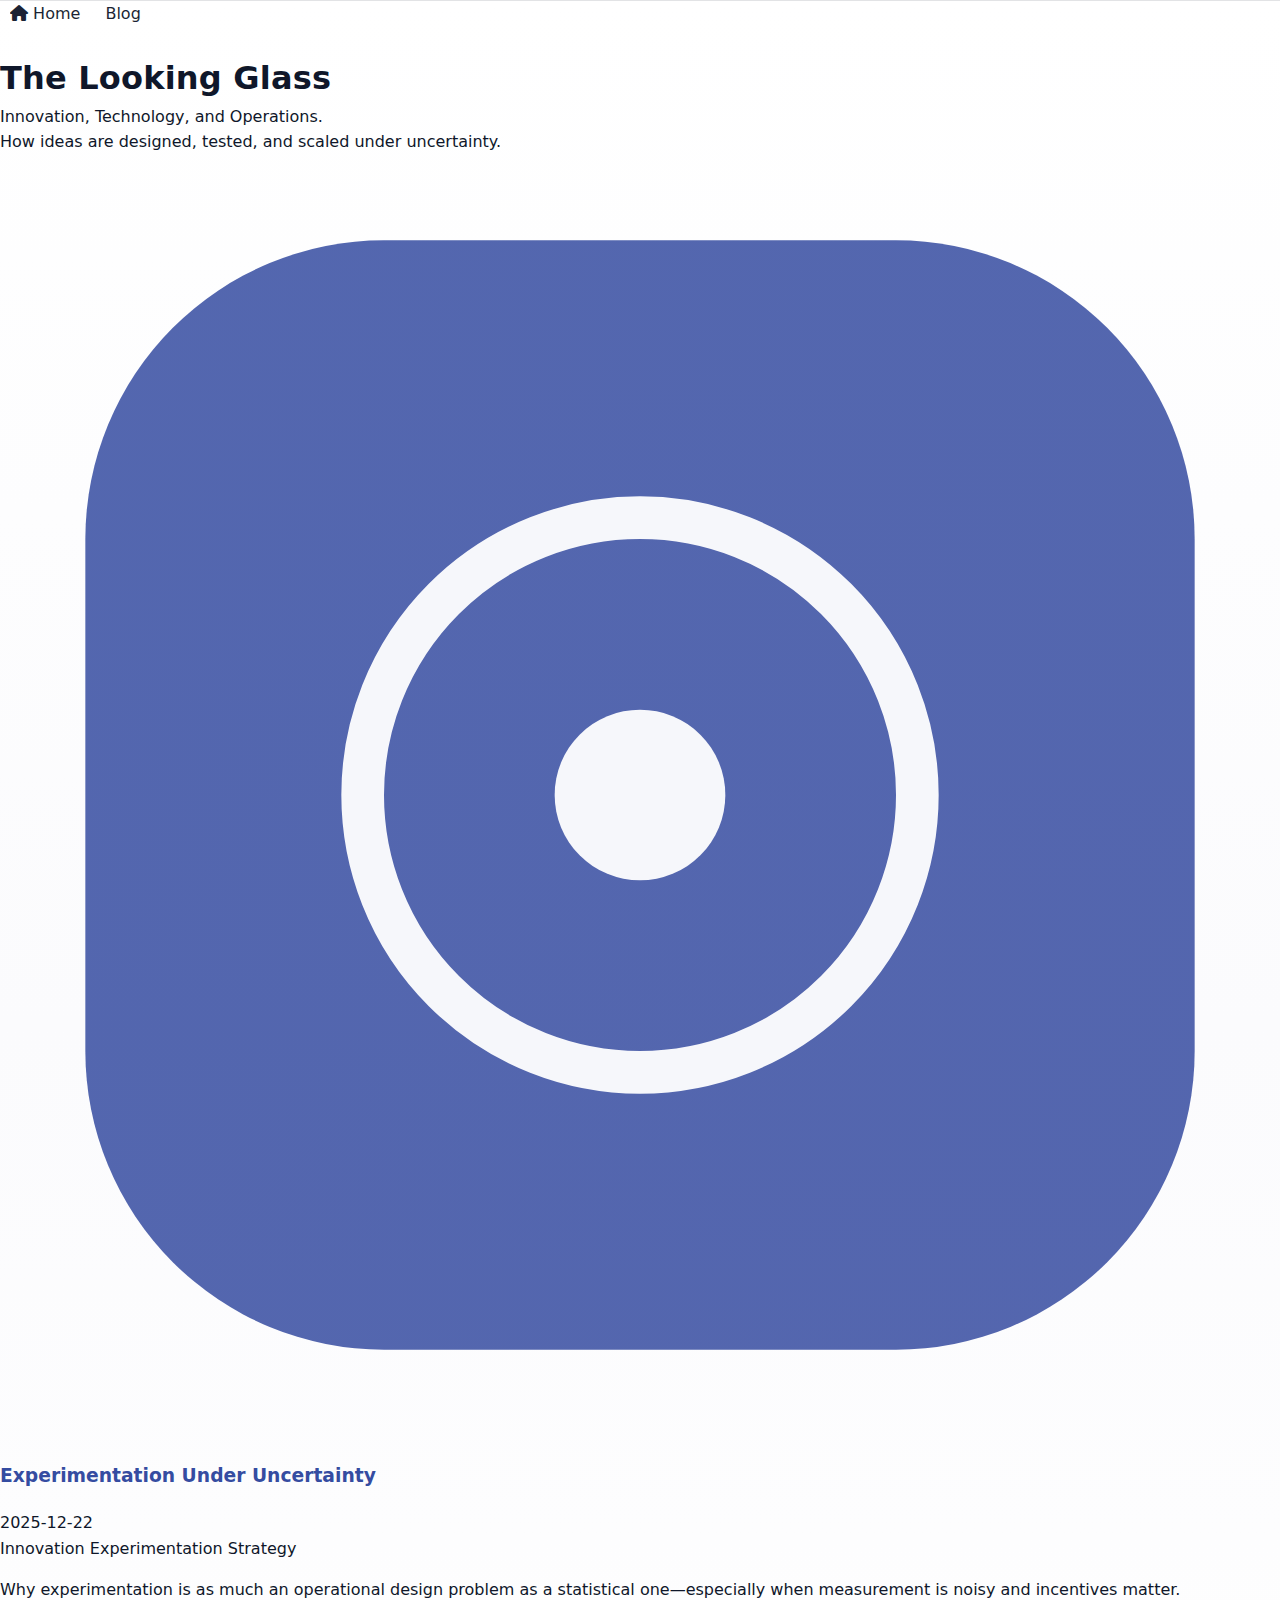
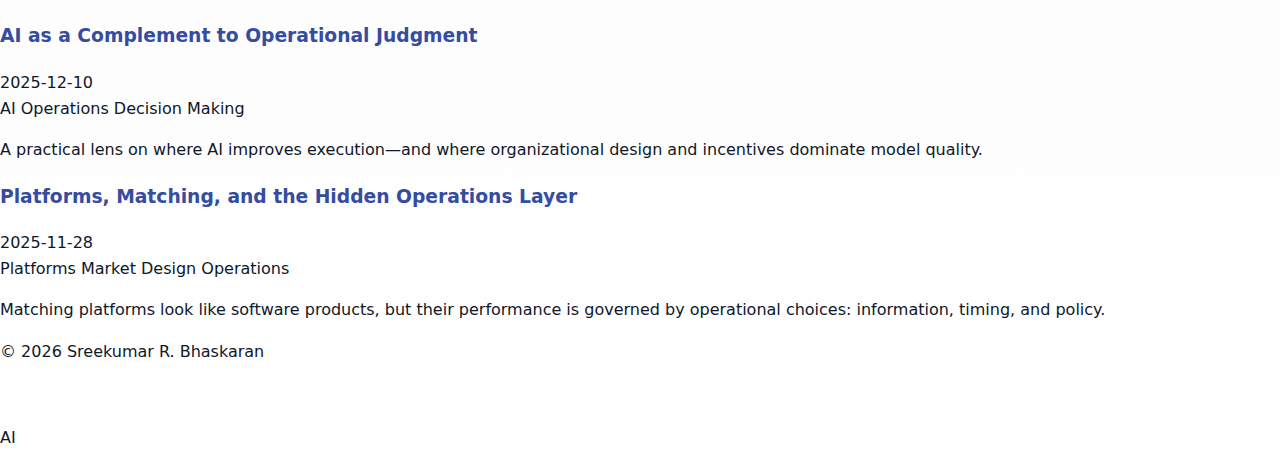
<file: blog.html>
<!doctype html>
<html lang="en">
<head>
  <meta charset="utf-8" />
  <meta name="viewport" content="width=device-width,initial-scale=1" />
  <title>The Looking Glass | Sreekumar R. Bhaskaran</title>
  <meta name="description" content="Blog posts on innovation, technology, and operations." />

  <!-- Font Awesome (if you’re using icons elsewhere) -->
  <link rel="stylesheet" href="https://cdnjs.cloudflare.com/ajax/libs/font-awesome/6.5.1/css/all.min.css" referrerpolicy="no-referrer">
<link rel="stylesheet" href="assets/style.css">
  <link rel="icon" type="image/svg+xml" href="assets/favicon.svg">

</head>
<body>
  <!-- Top nav (match your main site) -->
 <header class="topbar">
  <div class="wrap">
    <nav class="nav nav-blog">
      <div class="nav-right">
        <a href="./index.html" aria-label="Home">
          <i class="fa-solid fa-house"></i>
          <span class="nav-text">Home</span>
        </a>
        <a href="./blog.html" aria-current="page">Blog</a>
      </div>
    </nav>
  </div>
</header>


  <main class="wrap">
    <section class="blog-hero">
  <div class="blog-hero-inner">

    <div class="blog-hero-text reveal">
      <h1 class="blog-title reveal-title">The Looking Glass</h1>

      <div class="blog-intro">
  <div class="blog-eyebrow reveal-sub">Innovation, Technology, and Operations.</div>
  <div class="blog-sub reveal-sub2">How ideas are designed, tested, and scaled under uncertainty.</div>
</div>

      <div class="accent-rule"></div>
    </div>

    <!-- Large logo on the right -->
    <div class="blog-hero-mark reveal-mark" aria-hidden="true">
      <svg viewBox="0 0 120 120" fill="none">
        <defs>
          <linearGradient id="lg-big" x1="0" y1="0" x2="120" y2="120">
            <stop stop-color="var(--smu-blue)"/>
            <stop offset="1" stop-color="var(--smu-red)"/>
          </linearGradient>
        </defs>

        <!-- background tile -->
        <rect x="8" y="8" width="104" height="104" rx="28" fill="url(#lg-big)" opacity="0.85"/>

        <!-- lens motif -->
        <circle cx="60" cy="60" r="26" stroke="white" stroke-width="4" opacity=".95"/>
        <circle cx="60" cy="60" r="8" fill="white" opacity=".95"/>
      </svg>
    </div>

  </div>
</section>


    <!-- Post list -->
    <section class="block">
      <div class="post-list">

        <!-- Post item -->
        <article class="post-item">
          <div class="post-top">
            <h3 class="post-title">
              <a href="#">Experimentation Under Uncertainty</a>
            </h3>
            <div class="post-date">2025-12-22</div>
          </div>
          <div class="post-tags">
            <span class="tag">Innovation</span>
            <span class="tag">Experimentation</span>
            <span class="tag">Strategy</span>
          </div>
          <p class="post-snippet">
            Why experimentation is as much an operational design problem as a statistical one—especially when measurement is noisy and incentives matter.
          </p>
        </article>

        <article class="post-item">
          <div class="post-top">
            <h3 class="post-title">
              <a href="#">AI as a Complement to Operational Judgment</a>
            </h3>
            <div class="post-date">2025-12-10</div>
          </div>
          <div class="post-tags">
            <span class="tag">AI</span>
            <span class="tag">Operations</span>
            <span class="tag">Decision Making</span>
          </div>
          <p class="post-snippet">
            A practical lens on where AI improves execution—and where organizational design and incentives dominate model quality.
          </p>
        </article>

        <article class="post-item">
          <div class="post-top">
            <h3 class="post-title">
              <a href="#">Platforms, Matching, and the Hidden Operations Layer</a>
            </h3>
            <div class="post-date">2025-11-28</div>
          </div>
          <div class="post-tags">
            <span class="tag">Platforms</span>
            <span class="tag">Market Design</span>
            <span class="tag">Operations</span>
          </div>
          <p class="post-snippet">
            Matching platforms look like software products, but their performance is governed by operational choices: information, timing, and policy.
          </p>
        </article>

      </div>

      <footer class="fine">
        © <span id="year"></span> Sreekumar R. Bhaskaran
      </footer>
    </section>
  </main>
<span class="tag tag-red">AI</span>

  <script src="assets/script.js"></script>
</body>
</html>
</file>
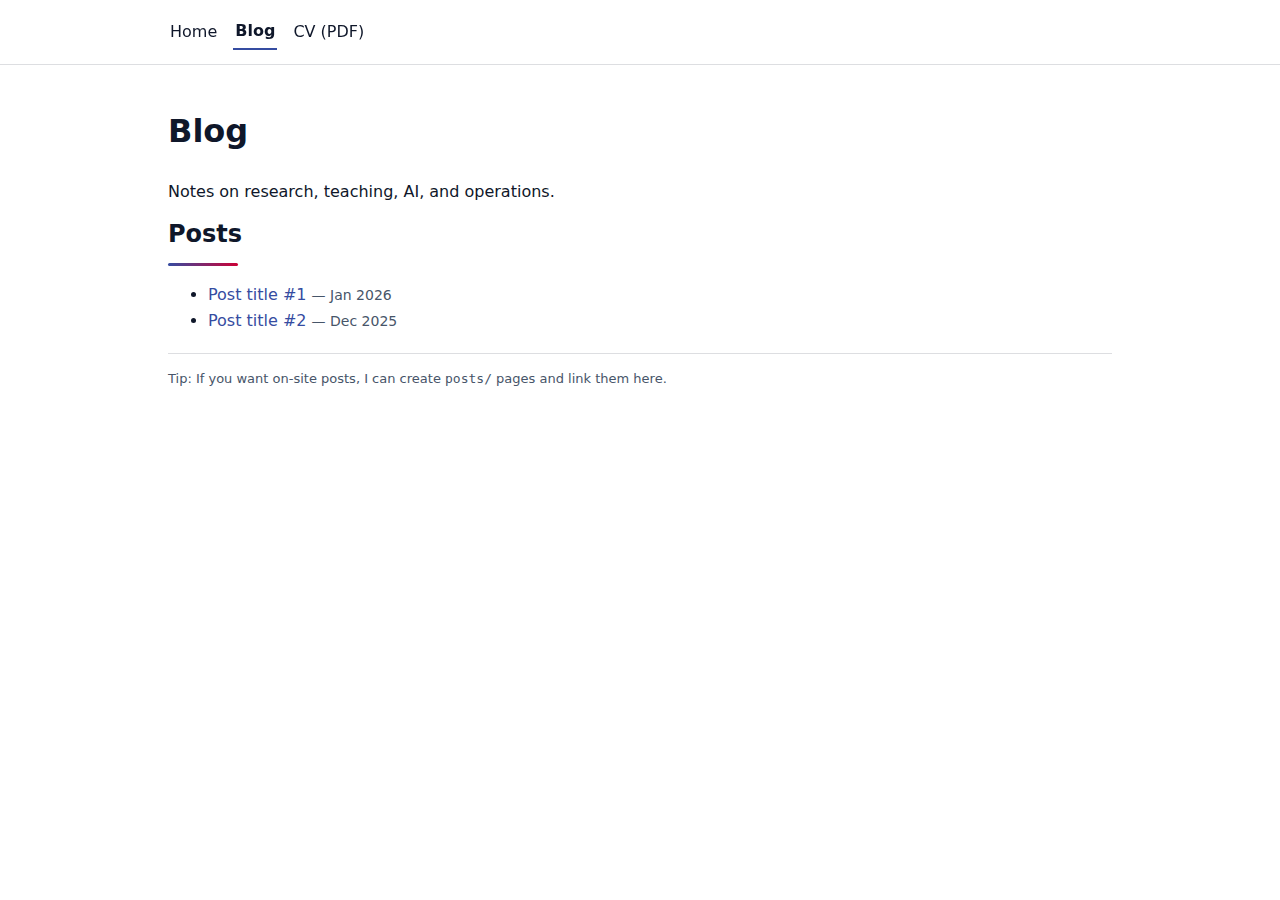
<file: v2/blog.html>
<!doctype html>
<html lang="en">
<head>
  <meta charset="utf-8" />
  <meta name="viewport" content="width=device-width,initial-scale=1" />
  <title>Blog | Sreekumar R. Bhaskaran</title>
  <meta name="description" content="Blog posts by Sreekumar R. Bhaskaran" />
  <link rel="stylesheet" href="assets/style.css" />
</head>
<body>
  <header class="topbar">
    <div class="wrap">
      <nav class="nav">
        <a href="index.html">Home</a>
        <a href="blog.html" aria-current="page">Blog</a>
        <a href="assets/CV_SreeBhaskaran.pdf" download>CV (PDF)</a>
      </nav>
    </div>
  </header>

  <main class="wrap">
    <section class="block">
      <h1>Blog</h1>
      <p class="lead">Notes on research, teaching, AI, and operations.</p>

      <h2>Posts</h2>
      <ul>
        <li><a href="#" target="_blank" rel="noopener noreferrer">Post title #1</a> <span class="meta">— Jan 2026</span></li>
        <li><a href="#" target="_blank" rel="noopener noreferrer">Post title #2</a> <span class="meta">— Dec 2025</span></li>
      </ul>

      <p class="fine">Tip: If you want on-site posts, I can create <code>posts/</code> pages and link them here.</p>
    </section>
  </main>

  <script src="assets/script.js"></script>
</body>
</html>
</file>
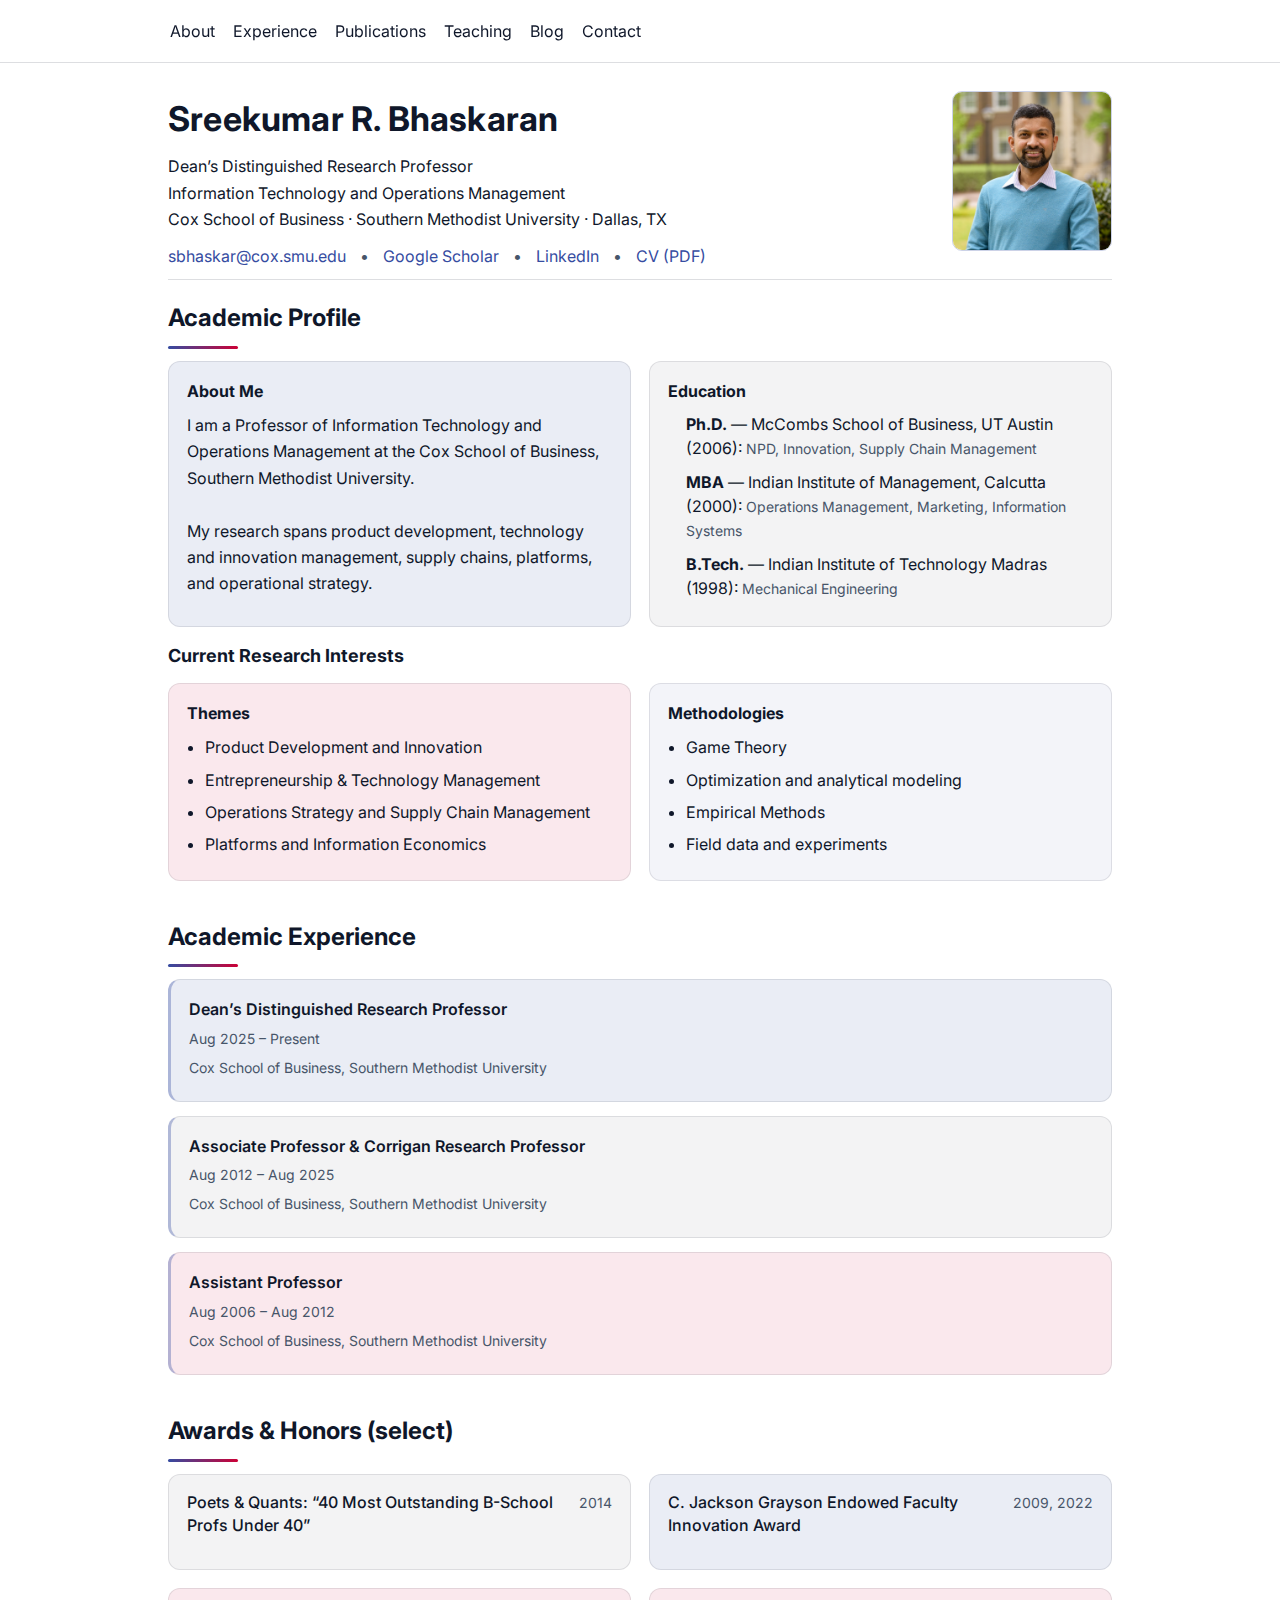
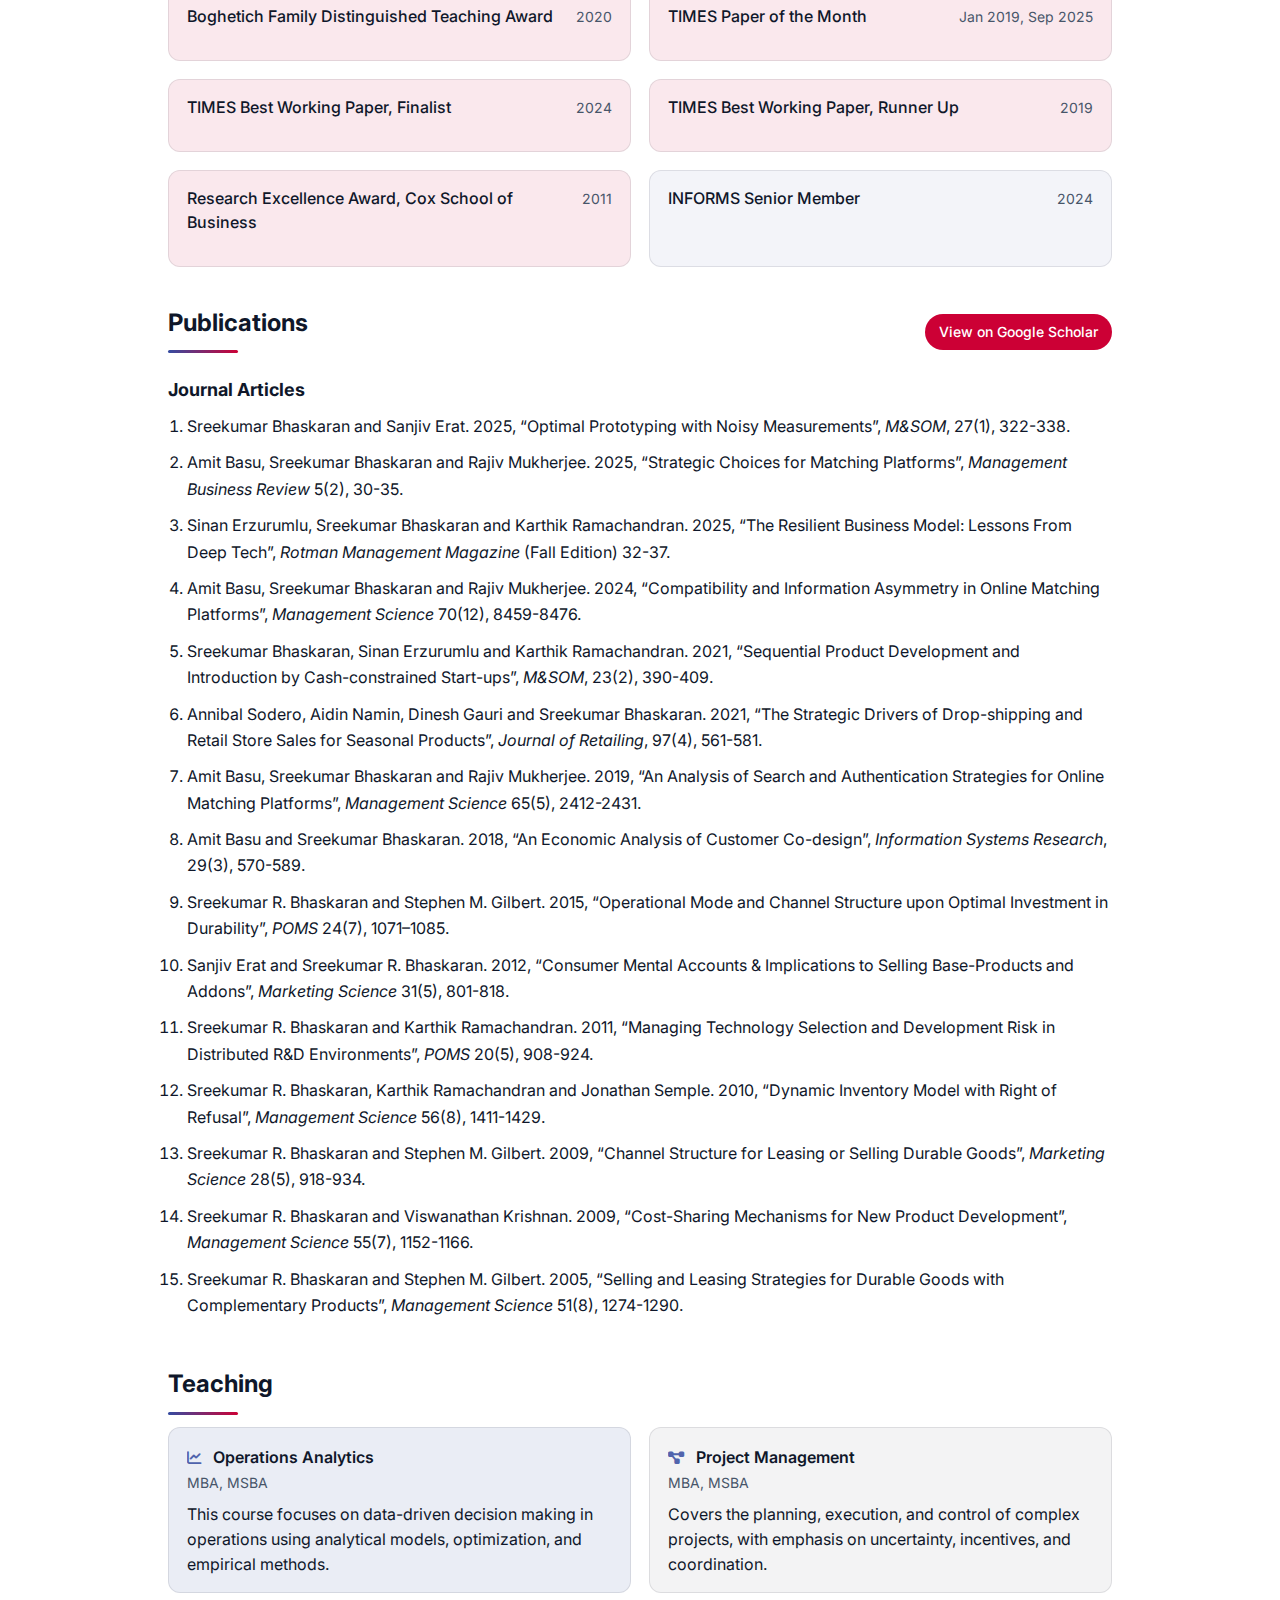
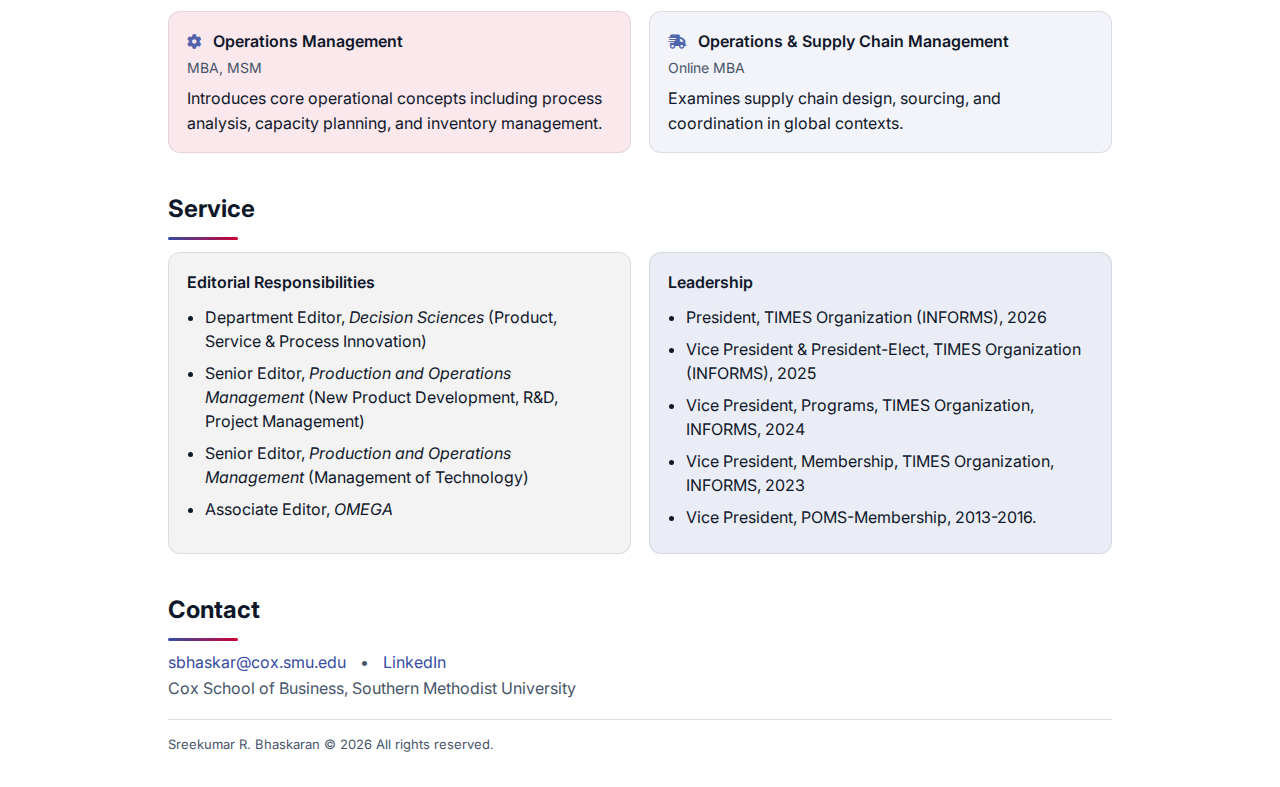
<file: v2/index-alt.html>
<!doctype html>
<html lang="en">
<head>
  <meta charset="utf-8" />
  <meta name="viewport" content="width=device-width,initial-scale=1" />
  <title>...</title>

  <link rel="preconnect" href="https://fonts.googleapis.com">
  <link rel="preconnect" href="https://fonts.gstatic.com" crossorigin>
  <link href="https://fonts.googleapis.com/css2?family=Inter:wght@300;400;500;600;700&display=swap" rel="stylesheet">
  <link rel="stylesheet" href="assets/style.css" />
  <link rel="stylesheet" href="https://cdnjs.cloudflare.com/ajax/libs/font-awesome/6.5.1/css/all.min.css" referrerpolicy="no-referrer">
</head>
<body>
  <header class="topbar">
    <div class="wrap">
      <nav class="nav">
        <a href="#about">About</a>
        <a href="#experience">Experience</a>
        <a href="#publications">Publications</a>
        <a href="#teaching">Teaching</a>
        <a href="blog.html">Blog</a>
        <a href="#contact">Contact</a>
      </nav>
    </div>
  </header>

  <main class="wrap">
    <section class="hero">
      <div class="hero-text">
        <h1>Sreekumar R. Bhaskaran</h1>
        <p class="lead">Dean’s Distinguished Research Professor <br>
          Information Technology and Operations Management<br/>
          Cox School of Business · Southern Methodist University · Dallas, TX</p>
        <p class="links">
          <a href="mailto:sbhaskar@cox.smu.edu">sbhaskar@cox.smu.edu</a>
          <span class="dot">•</span>
          <a href="https://scholar.google.com/citations?user=XXXX">Google Scholar</a>
          <span class="dot">•</span>
          <a href="https://www.linkedin.com/in/sreekumar-bhaskaran-b00a781/">LinkedIn</a>
          <span class="dot">•</span>
          <a href="assets/CV_SreeBhaskaran.pdf" download>CV (PDF)</a>
        </p>
      </div>

      <div class="hero-photo">
        <img src="assets/Sree-4-edit.jpg" alt="Sreekumar R. Bhaskaran">
      </div>
   
  </section>

 <section id="about" class="block">
  <h2>Academic Profile</h2>

  <!-- Row 1: About + Education -->
  <div class="cards-2 cards-top">
    <div class="card soft soft-blue">
      <h4>About Me</h4>
      <p>
        I am a Professor of Information Technology and Operations Management at the Cox School of Business,
        Southern Methodist University. <br> <br>
        My research spans product development, technology and innovation management, supply chains, platforms, and operational strategy.
      </p>
    </div>

    <div class="card soft soft-sand">
      <h4>Education</h4>
      <ul class="clean-list edu-list">
        <li>
         <strong>Ph.D.</strong> — McCombs School of Business, UT Austin (2006):
        <span class="edu-sub"> NPD, Innovation, Supply Chain Management</span>

        </li>
        <li>
          <strong>MBA</strong> — Indian Institute of Management, Calcutta (2000):
          <span class="edu-sub">Operations Management, Marketing, Information Systems</span>
        </li>
        <li>
          <strong>B.Tech.</strong> — Indian Institute of Technology Madras (1998):
          <span class="edu-sub"> Mechanical Engineering</span>
        </li>
      </ul>
    </div>
  </div> <!-- ✅ IMPORTANT: closes Row 1 -->

  <!-- Row 2: Research Interests (separate, below) -->
  <h3 class="section-subhead">Current Research Interests</h3>

  <div class="cards-2 cards-bottom">
    <div class="card soft soft-rose">
      <h4>Themes</h4>
      <ul>
        <li>Product Development and Innovation</li>
        <li>Entrepreneurship &amp; Technology Management</li>
        <li>Operations Strategy and Supply Chain Management</li>
        <li>Platforms and Information Economics</li>
      </ul>
    </div>

    <div class="card soft soft-lav">
      <h4>Methodologies</h4>
      <ul>
        <li>Game Theory</li>
        <li>Optimization and analytical modeling</li>
        <li>Empirical Methods</li>
        <li>Field data and experiments</li>
      </ul>
    </div>
  </div> <!-- ✅ closes Row 2 -->
</section>
  
  <section id="experience" class="block">
  <h2>Academic Experience</h2>

  <div class="exp-grid">
    <div class="exp-card soft soft-blue">
      <h4>Dean’s Distinguished Research Professor</h4>
      <p class="meta">Aug 2025 – Present</p>
      <p class="meta">Cox School of Business, Southern Methodist University</p>
    </div>

    <div class="exp-card soft soft-sand">
      <h4>Associate Professor &amp; Corrigan Research Professor</h4>
      <p class="meta">Aug 2012 – Aug 2025</p>
      <p class="meta">Cox School of Business, Southern Methodist University</p>
    </div>

    <div class="exp-card soft soft-rose">
      <h4>Assistant Professor</h4>
      <p class="meta">Aug 2006 – Aug 2012</p>
      <p class="meta">Cox School of Business, Southern Methodist University</p>
    </div>
  </div>
</section>

<section id="awards" class="block">
  <h2>Awards &amp; Honors (select)</h2>

  <div class="cards-2 awards-grid">

    <div class="award-card soft soft-sand">
      <div class="award-row">
        <div class="award-title">
          Poets &amp; Quants: “40 Most Outstanding B-School Profs Under 40”
        </div>
        <div class="award-year">2014</div>
      </div>
    </div>

    <div class="award-card soft soft-blue">
      <div class="award-row">
        <div class="award-title">
          C. Jackson Grayson Endowed Faculty Innovation Award
        </div>
        <div class="award-year">2009, 2022</div>
      </div>
    </div>

    <div class="award-card soft soft-rose">
      <div class="award-row">
        <div class="award-title">
          Boghetich Family Distinguished Teaching Award
        </div>
        <div class="award-year">2020</div>
      </div>
    </div>

    <div class="award-card soft soft-rose">
      <div class="award-row">
        <div class="award-title">
          TIMES Paper of the Month
        </div>
        <div class="award-year">Jan 2019, Sep 2025</div>
      </div>
    </div>

    <div class="award-card soft soft-rose">
      <div class="award-row">
        <div class="award-title">
          TIMES Best Working Paper, Finalist
        </div>
        <div class="award-year">2024</div>
      </div>
    </div>

    <div class="award-card soft soft-rose">
      <div class="award-row">
        <div class="award-title">
          TIMES Best Working Paper, Runner Up
        </div>
        <div class="award-year">2019</div>
      </div>
    </div>

     <div class="award-card soft soft-rose">
      <div class="award-row">
        <div class="award-title">
          Research Excellence Award, Cox School of Business
        </div>
        <div class="award-year">2011</div>
      </div>
    </div>

    <div class="award-card soft soft-lav">
      <div class="award-row">
        <div class="award-title">
          INFORMS Senior Member
        </div>
        <div class="award-year">2024</div>
      </div>
    </div>

  </div>
</section>


</section>
    <section id="publications" class="block">
  <div class="section-head">
    <h2>Publications</h2>
    <a class="btn-scholar"
       href="https://scholar.google.com/citations?user=XXXX"
       target="_blank" rel="noopener noreferrer">
      View on Google Scholar
    </a>
  </div>

      <h3>Journal Articles</h3>
      <ol class="pubs">
        <li>Sreekumar Bhaskaran and Sanjiv Erat. 2025, “Optimal Prototyping with Noisy Measurements”, <em>M&amp;SOM</em>, 27(1), 322-338.</li>
        <li>Amit Basu, Sreekumar Bhaskaran and Rajiv Mukherjee. 2025, “Strategic Choices for Matching Platforms”, <em>Management Business Review</em> 5(2), 30-35.</li>
        <li>Sinan Erzurumlu, Sreekumar Bhaskaran and Karthik Ramachandran. 2025, “The Resilient Business Model: Lessons From Deep Tech”, <em>Rotman Management Magazine</em> (Fall Edition) 32-37.</li>
        <li>Amit Basu, Sreekumar Bhaskaran and Rajiv Mukherjee. 2024, “Compatibility and Information Asymmetry in Online Matching Platforms”, <em>Management Science</em> 70(12), 8459-8476.</li>
        <li>Sreekumar Bhaskaran, Sinan Erzurumlu and Karthik Ramachandran. 2021, “Sequential Product Development and Introduction by Cash-constrained Start-ups”, <em>M&amp;SOM</em>, 23(2), 390-409.</li>
        <li>Annibal Sodero, Aidin Namin, Dinesh Gauri and Sreekumar Bhaskaran. 2021, “The Strategic Drivers of Drop-shipping and Retail Store Sales for Seasonal Products”, <em>Journal of Retailing</em>, 97(4), 561-581.</li>
        <li>Amit Basu, Sreekumar Bhaskaran and Rajiv Mukherjee. 2019, “An Analysis of Search and Authentication Strategies for Online Matching Platforms”, <em>Management Science</em> 65(5), 2412-2431.</li>
        <li>Amit Basu and Sreekumar Bhaskaran. 2018, “An Economic Analysis of Customer Co-design”, <em>Information Systems Research</em>, 29(3), 570-589.</li>
        <li>Sreekumar R. Bhaskaran and Stephen M. Gilbert. 2015, “Operational Mode and Channel Structure upon Optimal Investment in Durability”, <em>POMS</em> 24(7), 1071–1085.</li>
        <li>Sanjiv Erat and Sreekumar R. Bhaskaran. 2012, “Consumer Mental Accounts &amp; Implications to Selling Base-Products and Addons”, <em>Marketing Science</em> 31(5), 801-818.</li>
        <li>Sreekumar R. Bhaskaran and Karthik Ramachandran. 2011, “Managing Technology Selection and Development Risk in Distributed R&amp;D Environments”, <em>POMS</em> 20(5), 908-924.</li>
        <li>Sreekumar R. Bhaskaran, Karthik Ramachandran and Jonathan Semple. 2010, “Dynamic Inventory Model with Right of Refusal”, <em>Management Science</em> 56(8), 1411-1429.</li>
        <li>Sreekumar R. Bhaskaran and Stephen M. Gilbert. 2009, “Channel Structure for Leasing or Selling Durable Goods”, <em>Marketing Science</em> 28(5), 918-934.</li>
        <li>Sreekumar R. Bhaskaran and Viswanathan Krishnan. 2009, “Cost-Sharing Mechanisms for New Product Development”, <em>Management Science</em> 55(7), 1152-1166.</li>
        <li>Sreekumar R. Bhaskaran and Stephen M. Gilbert. 2005, “Selling and Leasing Strategies for Durable Goods with Complementary Products”, <em>Management Science</em> 51(8), 1274-1290.</li>
      </ol>
    </section>

  <section id="teaching" class="block">
  <h2>Teaching</h2>

  <div class="cards-2 teaching-grid">

    <div class="teaching-card soft soft-blue">
      <h4><i class="fa-solid fa-chart-line"></i> Operations Analytics</h4>
      <p class="meta">MBA, MSBA</p>
      <p>
        This course focuses on data-driven decision making in operations using
        analytical models, optimization, and empirical methods.
      </p>
    </div>

    <div class="teaching-card soft soft-sand">
      <h4><i class="fa-solid fa-diagram-project"></i> Project Management</h4>
      <p class="meta">MBA, MSBA</p>
      <p>
        Covers the planning, execution, and control of complex projects, with
        emphasis on uncertainty, incentives, and coordination.
      </p>
    </div>

    <div class="teaching-card soft soft-rose">
      <h4><i class="fa-solid fa-gear"></i> Operations Management</h4>
      <p class="meta">MBA, MSM</p>
      <p>
        Introduces core operational concepts including process analysis,
        capacity planning, and inventory management.
      </p>
    </div>

    <div class="teaching-card soft soft-lav">
      <h4><i class="fa-solid fa-truck-fast"></i> Operations &amp; Supply Chain Management</h4>
      <p class="meta">Online MBA</p>
      <p>
        Examines supply chain design, sourcing, and coordination in global
        contexts.
      </p>
    </div>

  </div>
</section>

    <section id="service" class="block">
  <h2>Service</h2>

  <div class="cards-2 service-grid">
    <!-- Editorial -->
    <div class="service-card soft soft-sand">
      <h4>Editorial Responsibilities</h4>
      <ul class="service-list">
        <li>Department Editor, <em>Decision Sciences</em> (Product, Service &amp; Process Innovation)</li>
        <li>Senior Editor, <em>Production and Operations Management</em> (New Product Development, R&amp;D, Project Management)</li>
        <li>Senior Editor, <em>Production and Operations Management</em> (Management of Technology)</li>
        <li>Associate Editor, <em>OMEGA</em></li>
      </ul>
    </div>

    <!-- Leadership -->
    <div class="service-card soft soft-blue">
      <h4>Leadership</h4>
      <ul class="service-list">
        <li>President, TIMES Organization (INFORMS), 2026</li>
        <li>Vice President &amp; President-Elect, TIMES Organization (INFORMS), 2025</li>
        <li>Vice President, Programs, TIMES Organization, INFORMS, 2024</li>
        <li>Vice President, Membership, TIMES Organization, INFORMS, 2023</li>
        <li>Vice President, POMS-Membership, 2013-2016.</li>
      </ul>
    </div>
  </div>
</section>

    <section id="contact" class="block">
      <h2>Contact</h2>
       <p class="links">
        <a href="mailto:sbhaskar@cox.smu.edu">sbhaskar@cox.smu.edu</a>
        <span class="dot">•</span>
        <a href="https://www.linkedin.com/in/sreekumar-bhaskaran-b00a781/">LinkedIn</a><br>
        Cox School of Business, Southern Methodist University
      </p>
      <p class="fine">Sreekumar R. Bhaskaran © <span id="year"></span> All rights reserved.</p>
    </section>
  </main>

  <script src="assets/script.js"></script>
</body>
</html>
</file>
<file: assets/style.css>
/* Light theme with SMU-inspired accents (SMU Brand Center colors) */
:root{
  --text:#0f172a;
  --muted:#475569;
  --border: rgba(15, 23, 42, .12);
  --shadow: 0 10px 26px rgba(2, 6, 23, .10);
  --radius: 16px;
  --max: 980px;

  --smu-red:#CC0035;
  --smu-blue:#354CA1;

  --link: var(--smu-blue);
}
body { outline: 6px solid red; }

*{box-sizing:border-box}
html{scroll-behavior:smooth}
/* Offset anchor scrolling for sticky header */
html {
  scroll-padding-top: 170px;
}


body{
  margin:0;
  font-family: ui-sans-serif, system-ui, -apple-system, Segoe UI, Roboto, Helvetica, Arial, "Apple Color Emoji","Segoe UI Emoji";
  line-height:1.6;
  background: linear-gradient(180deg, #ffffff 0%, #fbfbfd 50%, #ffffff 100%);
  color:var(--text);
}

a{color:var(--link); text-decoration:none}
a:hover{text-decoration:underline}
.container{max-width:var(--max); margin:0 auto; padding:0 18px}

.site-header{
  position:sticky; top:0; z-index:100;
  background: rgba(255,255,255,.88);
  backdrop-filter: blur(10px);
  border-bottom: 1px solid var(--border);
}

.header-grid{
  display:grid;
  grid-template-columns: 1fr 160px;
  gap:18px;
  align-items:center;
  padding:22px 0 12px;
}
h1{margin:0; font-size: 32px; letter-spacing:.2px}
.subtitle{margin:6px 0 8px; color:var(--muted)}
.contact{margin:0}
.sep{margin: 0 8px; color:var(--muted)}
.small{font-size: 13px}
.muted{color:var(--muted)}

.avatar{
  width:140px; height:140px;
  border-radius: 999px;
  border: 2px dashed rgba(53, 76, 161, .35);
  display:grid; place-items:center;
  color: rgba(53, 76, 161, .80);
  background: rgba(53, 76, 161, .06);
}

.nav{border-top:1px solid var(--border)}
.nav-inner{
  display:flex; gap:14px; align-items:center;
  padding:10px 0 12px;
  overflow:auto;
  scrollbar-width: none;
}
.nav-inner::-webkit-scrollbar{display:none}
.nav a{color: var(--text); opacity:.95; padding:6px 10px; border-radius: 999px}
.nav a:hover{background: rgba(2,6,23,.05); text-decoration:none}
.nav .btn{
  margin-left:auto;
  background: linear-gradient(90deg, rgba(53,76,161,.12), rgba(204,0,53,.10));
  border:1px solid rgba(53,76,161,.22);
}

main{padding: 26px 0 60px}
.section{padding: 26px 0;}

.section h2{
  margin: 0 0 12px;
  font-size: 22px;
  letter-spacing:.2px;
  position:relative;
}
.section h2::after{
  content:"";
  display:block;
  margin-top:8px;
  width: 64px;
  height: 3px;
  background: linear-gradient(90deg, var(--smu-blue), var(--smu-red));
  border-radius: 999px;
}
.section h3{margin: 0 0 10px; font-size: 16px; color: #111827}

.card{
  background: rgba(255,255,255,.98);
  border: 1px solid var(--border);
  border-radius: var(--radius);
  padding: 16px 16px;
  box-shadow: var(--shadow);
}

.grid-2{
  display:grid;
  grid-template-columns: 1fr 1fr;
  gap: 14px;
}
@media (max-width: 860px){
  .header-grid{grid-template-columns: 1fr; }
  .header-right{display:none}
  .grid-2{grid-template-columns: 1fr}
  .nav .btn{margin-left:0}
}

.timeline{display:flex; flex-direction:column; gap: 12px; margin: 10px 0 18px}
.t-item{
  display:grid;
  grid-template-columns: 160px 1fr;
  gap: 12px;
  padding: 12px 12px;
  border: 1px solid var(--border);
  border-radius: 14px;
  background: rgba(53,76,161,.04);
}
.t-when{color: var(--muted); font-size: 14px}
.t-title{font-weight: 700}
.t-org{color: var(--muted)}

.toggle{
  margin: 14px 0 10px;
  width: 100%;
  text-align:left;
  background: rgba(2,6,23,.03);
  border: 1px solid var(--border);
  color: var(--text);
  padding: 12px 14px;
  border-radius: 14px;
  cursor:pointer;
}
.toggle:hover{background: rgba(2,6,23,.06)}
.collapse{display:none; margin-top: 10px}
.collapse.open{display:block}

.footer{
  margin-top: 16px;
  padding-top: 14px;
  border-top: 1px solid var(--border);
  color:var(--muted);
  font-size: 13px;
}
</file>
<file: v2/assets/style.css>
/* Minimal academic style inspired by lakshminittala.github.io with SMU accents */
:root{
  --text:#0f172a;
  --muted:#475569;
  --border: rgba(15, 23, 42, .14);
  --bg:#ffffff;
  --max: 980px;

  --smu-red:#CC0035;
  --smu-blue:#354CA1;
  --link: var(--smu-blue);
}

*{ box-sizing:border-box; }
html{
  scroll-behavior:smooth;
  scroll-padding-top: 70px; /* sticky top nav height */
}
body{
  margin:0;
  font-family: "Inter", system-ui, -apple-system, Segoe UI, Roboto, Helvetica, Arial, sans-serif;
  line-height:1.65;
  background:#fff;
  color:var(--text);
}

a{ color: var(--link); text-decoration: none; }
a:hover{ text-decoration: underline; }

.wrap{ max-width: var(--max); margin: 0 auto; padding: 0 18px; }

.topbar{
  position: sticky;
  top: 0;
  z-index: 50;
  background: rgba(255,255,255,.92);
  backdrop-filter: blur(10px);
  border-bottom: 1px solid var(--border);
}

.nav{
  display:flex;
  flex-wrap: wrap;
  gap: 14px;
  align-items:center;
  padding: 14px 0;
}
.nav a{
  padding: 4px 2px;
  color: var(--text);
}
.nav a[aria-current="page"]{
  font-weight: 700;
  border-bottom: 2px solid var(--smu-blue);
}

.hero{
  display:grid;
  grid-template-columns: 1fr 180px;
  gap: 18px;
  padding: 28px 0 10px;
  border-bottom: 1px solid var(--border);
}
.hero h1{ margin: 0 0 6px; font-size: 34px; letter-spacing: .2px; }
.lead{ margin: 0 0 10px; color: var(--text); }
.links{ margin: 8px 0 0; color: var(--muted); }
.dot{ margin: 0 10px; color: var(--muted); }

.hero-photo{
  display:flex;
  justify-content:flex-end;
  align-items:flex-start;
}
.hero-photo img{
  width: 160px;
  height: 160px;
  object-fit: cover;
  border-radius: 10px;
  border: 1px solid rgba(53,76,161,.25);
}

.block{ padding: 22px 0; }

.block h2{
  margin: 0 0 10px;
  font-size: 24px;
}
.block h2::after{
  content:"";
  display:block;
  width: 70px;
  height: 3px;
  margin-top: 8px;
  background: linear-gradient(90deg, var(--smu-blue), var(--smu-red));
  border-radius: 999px;
}
.block h3{ margin: 18px 0 8px; font-size: 18px; }
.block h4{ margin: 12px 0 4px; font-size: 16px; }

.twocol{
  display:grid;
  grid-template-columns: 1fr 1fr;
  gap: 18px;
  margin: 10px 0 6px;
}

.item{ margin: 0; padding: 0; border: 0; }

.meta{ color: var(--muted); font-size: 14px; }
#experience h3{
  margin: 18px 0 6px;
  font-size: 18px;
}

#experience .meta{
  margin: 0 0 6px;
  color: var(--muted);
  font-size: 14px;
}

.pubs{
  margin: 8px 0 0;
  padding-left: 1.2rem;
}
.pubs li{ margin: 0 0 10px; }

.fine{
  color: var(--muted);
  font-size: 13px;
  margin-top: 18px;
  padding-top: 14px;
  border-top: 1px solid var(--border);
}

@media (max-width: 780px){
  .hero{ grid-template-columns: 1fr; }
  .hero-photo{ justify-content:flex-start; }
}
/* --- About section: Lakshmi-style colored panels --- */

.block{ padding: 18px 0; }              /* tighter like Lakshmi */
.block h2{ margin: 0 0 8px; font-size: 24px; }
.block h3{ margin: 14px 0 8px; font-size: 18px; }
.block h4{ margin: 0 0 8px; font-size: 16px; }

.cards-2{
  display: grid;
  grid-template-columns: 1fr 1fr;       /* equal widths */
  gap: 18px;
  margin-top: 12px;
}

.card{
  border-radius: 12px;
  padding: 16px 18px;
  border: 1px solid rgba(15, 23, 42, .10); /* lighter border */
  box-shadow: none;                       /* flatter */
}
/* Make About section cards feel like Lakshmi’s */
.cards-top .card p{
  margin: 0;
}
/* Section header with action button (Lakshmi-style) */
.section-head{
  display: flex;
  align-items: center;
  justify-content: space-between;
  gap: 16px;
  margin-bottom: 10px;
}
/* Awards: clean rows (no bullets) */
.award-row{
  display: flex;
  justify-content: space-between;
  gap: 14px;
  padding: 10px 0;
  border-top: 1px solid rgba(15, 23, 42, .10);
}
/* Awards: keep year on same line, right-aligned */
.award-row{
  display: flex;
  justify-content: space-between;
  align-items: flex-start;
  gap: 14px;
}

.award-title{
  font-weight: 500;
  line-height: 1.45;
}

.award-year{
  color: var(--muted);
  font-size: 14px;
  white-space: nowrap; /* prevents wrapping */
}

/* Academic experience tiles (Lakshmi-style hover lift) */
.exp-grid{
  display: grid;
  grid-template-columns: 1fr;
  gap: 14px;
  margin-top: 12px;
}

/* Academic experience: flat tiles (no shadow) */
.exp-card{
  padding: 16px 18px;
  border-radius: 12px;
  border: 1px solid rgba(15, 23, 42, .10);
  box-shadow: none; /* ✅ remove shadow */
  transition: transform .18s ease;
}

.exp-card:hover{
  transform: translateY(-3px); /* subtle lift only */
}

/* Awards tiles with subtle hover lift (Lakshmi-style) */
.awards-grid{
  margin-top: 12px;
}

.award-card{
  padding: 16px 18px;
  border-radius: 12px;
  border: 1px solid rgba(15, 23, 42, .10);
  transition: transform .18s ease, box-shadow .18s ease;
}

.award-card:hover{
  transform: translateY(-4px);
  box-shadow: 0 8px 20px rgba(2, 6, 23, .12);
}

.award-title{
  font-weight: 500;
  margin-bottom: 6px;
}

.award-year{
  font-size: 14px;
  color: var(--muted);
}

.exp-card h4{
  margin: 0 0 4px;
  font-weight: 600;
}

.exp-card .meta{
  margin: 0;
}

.award-row:first-child{
  border-top: 0;
  padding-top: 0;
}

.award-title{
  font-weight: 500;
}

.award-year{
  color: var(--muted);
  font-size: 14px;
  white-space: nowrap;
}
.exp-card{
  border-left: 3px solid rgba(53, 76, 161, .35);
}

/* Google Scholar button */
.btn-scholar{
  display: inline-block;
  padding: 6px 14px;
  font-size: 14px;
  font-weight: 500;
  color: #fff;
  background: var(--smu-red);
  border-radius: 999px;
  text-decoration: none;
  white-space: nowrap;
}

.btn-scholar:hover{
  background: #a8002c; /* darker SMU red on hover */
  text-decoration: none;
}

/* Slight spacing tweak for the subhead */
.section-subhead{
  margin-top: 18px;
}

/* Add one more soft color so bottom row isn't "samey" */
.soft-lav{ background: rgba(53, 76, 161, 0.06); }  /* light blue-lavender tint */

/* Optional: make list indentation match the reference */
.card ul{
  margin: 0;
  padding-left: 18px;
}
.card li{
  margin: 0 0 6px;
}

.soft-blue{ background: rgba(53, 76, 161, 0.10); }
.soft-rose{ background: rgba(204, 0, 53, 0.09); }
.soft-sand{ background: rgba(15, 23, 42, 0.05); }

.card ul{ margin: 0; padding-left: 18px; }
.card li{ margin: 0 0 6px; }

.clean-list{
  list-style: none;
  padding-left: 0;
  margin: 0;
}
/* Education sub-lines (Lakshmi-style) */
.edu-sub{
  color: var(--muted);
  font-size: 14px;
}

.clean-list li{
  margin: 0 0 10px;
  line-height: 1.5;
}

.card-stack{ margin-top: 18px; }
/* Teaching tiles (2x2 layout) */
.teaching-grid{
  margin-top: 12px;
}

.teaching-card{
  padding: 16px 18px;
  border-radius: 12px;
  border: 1px solid rgba(15, 23, 42, .10);
  transition: transform .18s ease, box-shadow .18s ease;
}

.teaching-card:hover{
  transform: translateY(-4px);
  box-shadow: 0 8px 20px rgba(2, 6, 23, .12);
}

.teaching-card h4{
  margin: 0 0 2px;
  font-weight: 600;
}

.teaching-card .meta{
  margin: 0 0 8px;
  font-size: 14px;
  color: var(--muted);
}

.teaching-card p{
  margin: 0;
  line-height: 1.55;
}
/* Service tiles */
.service-grid{
  margin-top: 12px;
}
/* Teaching icons (subtle, Lakshmi-style) */
.teaching-card h4 i{
  margin-right: 8px;
  color: var(--smu-blue);
  font-size: 0.9em;
  opacity: 0.85;
}
.teaching-card:hover h4 i{
  opacity: 1;
}

.service-card{
  padding: 16px 18px;
  border-radius: 12px;
  border: 1px solid rgba(15, 23, 42, .10);
  transition: transform .18s ease, box-shadow .18s ease;
}

.service-card:hover{
  transform: translateY(-4px);
  box-shadow: 0 8px 20px rgba(2, 6, 23, .12);
}

.service-card h4{
  margin: 0 0 10px;
  font-weight: 600;
}

.service-list{
  margin: 0;
  padding-left: 18px; /* keeps it clean */
}

.service-list li{
  margin: 0 0 8px;
  line-height: 1.5;
}

/* Mobile: stack tiles */
@media (max-width: 800px){
  .cards-2{
    grid-template-columns: 1fr;
  }
}

/* Mobile: stack panels */
@media (max-width: 800px){
  .cards-2{ grid-template-columns: 1fr; }
}
@media (max-width: 600px){
  .section-head{
    flex-direction: column;
    align-items: flex-start;
    gap: 8px;
  }
}
</file>
